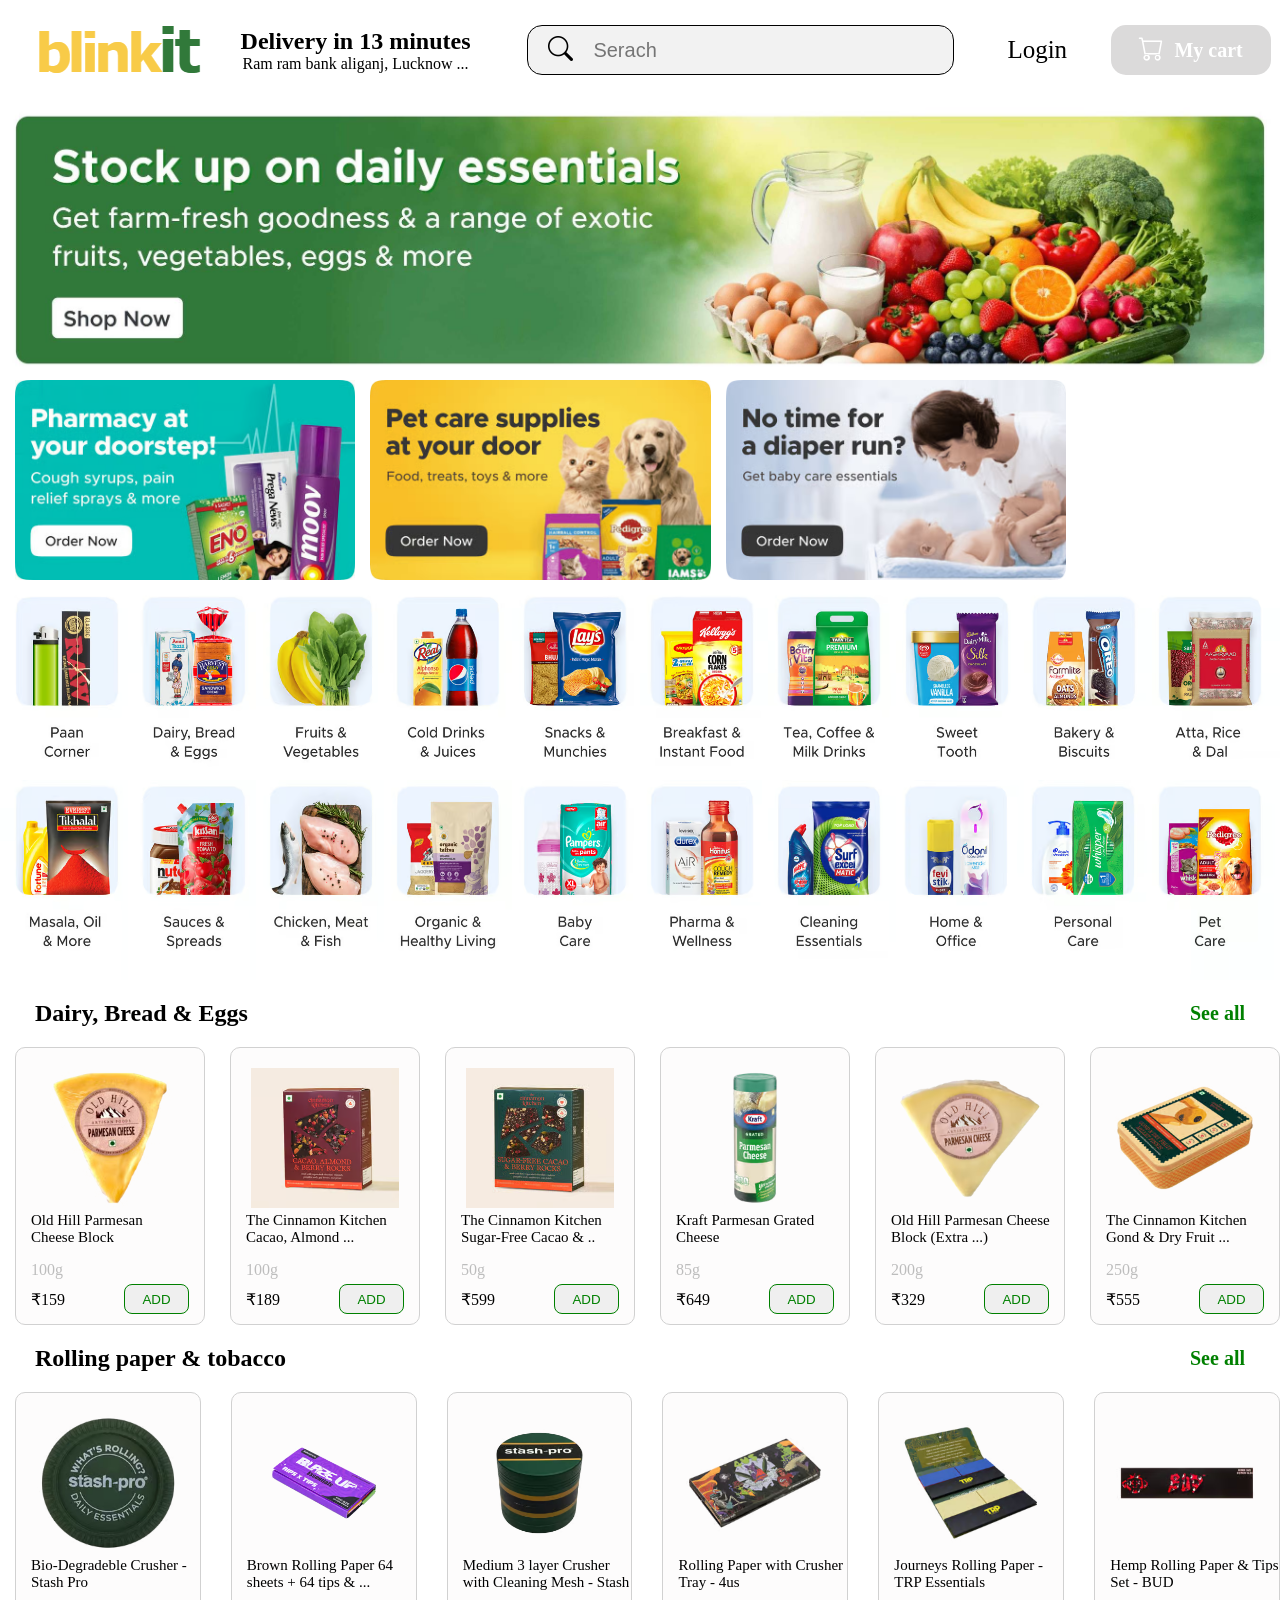
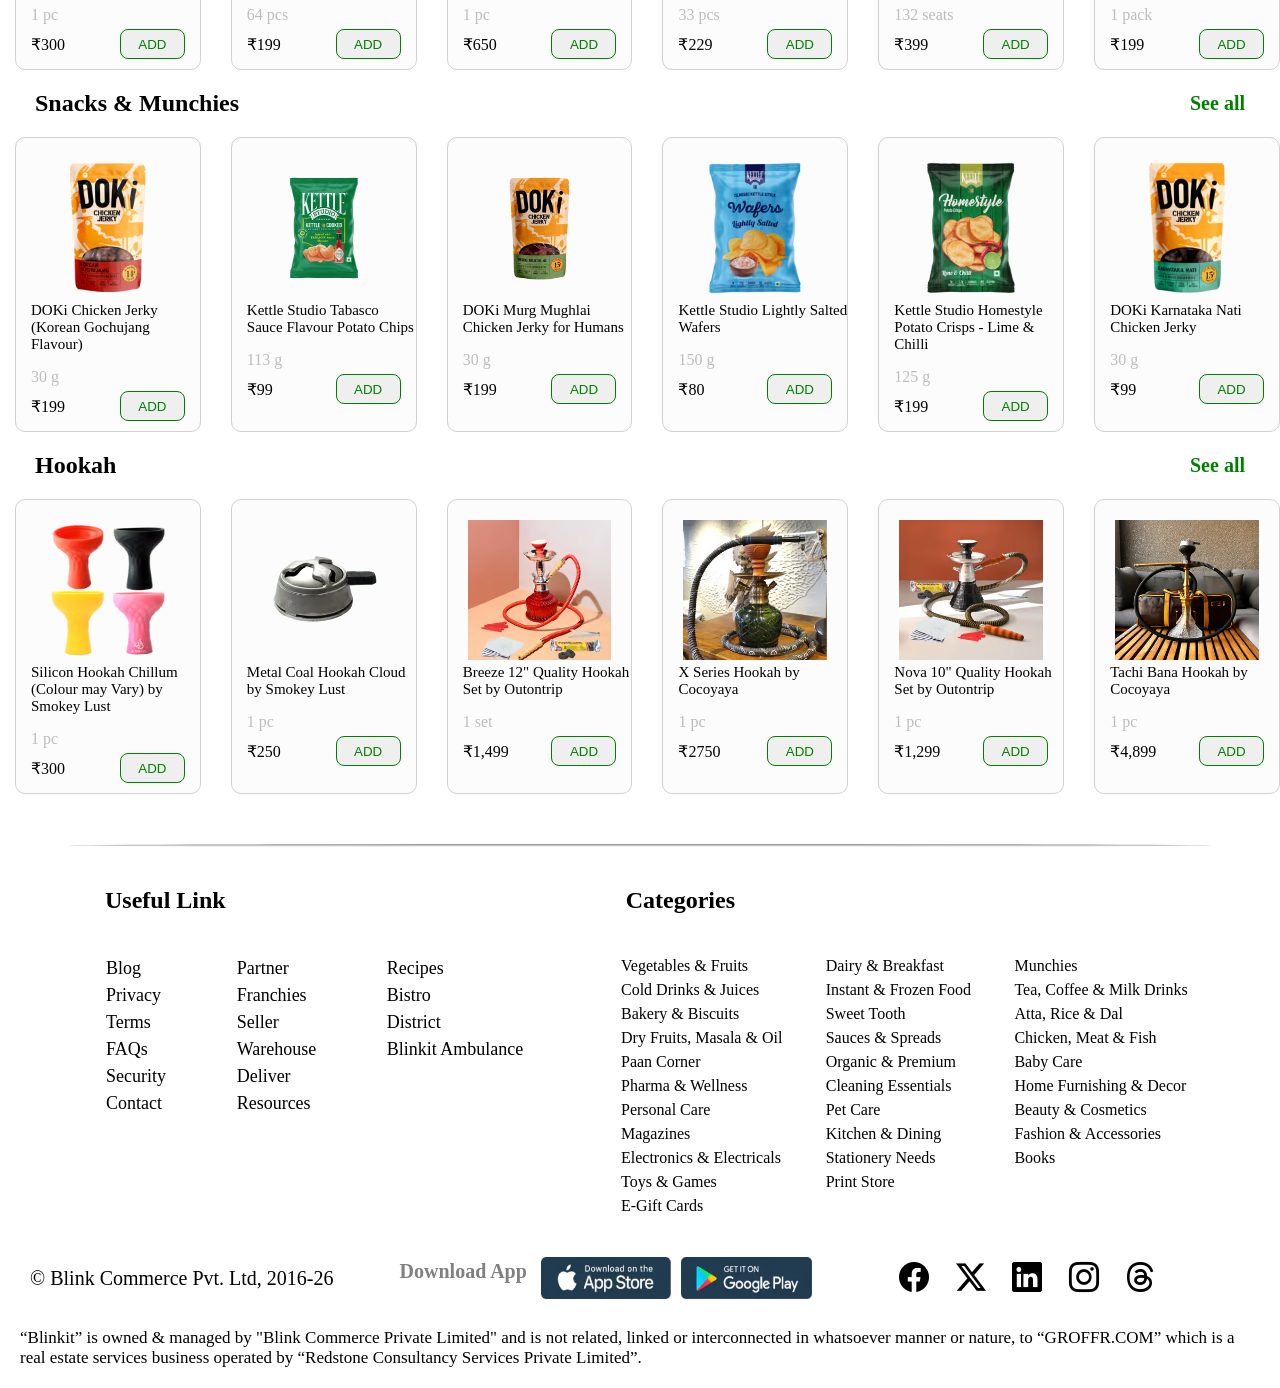
<file: index.html>
<!DOCTYPE html>
<html lang="en">
<head>
    <meta charset="UTF-8">
    <meta name="viewport" content="width=device-width, initial-scale=1.0">
    <title >30,000+ Products delivered to your doorstep | Blinkit</title>

    <link rel="icon" type="image/png" href="images/blinkit-logo-icon.png">
    <!-- External CSS -->
    <link rel="stylesheet" href="/css/style.css">
    <!-- bootstrap link -->
    <link rel="stylesheet" href="https://cdn.jsdelivr.net/npm/bootstrap-icons@1.13.1/font/bootstrap-icons.min.css">

    
</head>
<body>
    <div class="container-outer">
        <!-- Nav Start here -->
        <nav id="nav-outer">
            <div class="logo">
                <img src="/images/blinkit-logo.png" alt="">
            </div>
            <div class="address">
                <h2>Delivery in 13 minutes</h2>
                <p>Ram ram bank aliganj, Lucknow ...</p>
            </div>
            <div class="search-outer">
                <div class="search-inner">
                    <div class="search-icon">
                    <i class="bi bi-search"></i>
                </div>
                <div class="search-bar">
                    <input type="search" placeholder="Serach">
                </div>
                </div>
            </div>
            <div class="profile">
                <a href="">Login</a>
            </div>
            <div class="cart">
                <div class="cart-inner">
                    <div class="cart-icon">
                    <i class="bi bi-cart"></i>
                </div>
                <div class="cart-text">My cart</div>
                </div>
            </div>
        </nav>
        <!-- Nav End here -->
         <div class="home-container">
            <a href="Vegetables.html"><img src="/images/blinkit-home.jpg" alt=""></a>
         </div>

         <div class="home-container-two">
            <div class="home-container-product">
                <img src="/images/pharmacy.jpg" alt="">
            </div>
            <div class="home-container-product">
                <img src="/images/pet_crystal.jpg" alt="">
            </div>
            <div class="home-container-product">
                <img src="/images/baby_crystal.jpg" alt="">
            </div>
         </div>

         <!-- Products -->
         <div class="product-container">
            <div class="products">
                <a href="pan corner.html"><img src="/images/paan-corner.png" alt=""></a>
            </div>
            <div class="products">
                <a href=""><img src="/images/Slice-2_10.png" alt=""></a>
            </div>
            <div class="products">
                <a href=""><img src="/images/Slice-3_9.png" alt=""></a>
            </div>
            <div class="products">
                <a href=""><img src="/images/Slice-4_9.png" alt=""></a>
            </div>
            <div class="products">
                <a href=""><img src="/images/Slice-5_4.avif" alt=""></a>
            </div>
            <div class="products">
                <a href=""><img src="/images/Slice-6_5.avif" alt=""></a>
            </div>
            <div class="products">
                <a href=""><img src="/images/Slice-7-1_0.avif" alt=""></a>
            </div>
            <div class="products">
                <a href=""><img src="/images/Slice-7_3.avif" alt=""></a>
            </div>
            <div class="products">
                <a href=""><img src="/images/Slice-8_4.avif" alt=""></a>
            </div>
            <div class="products">
                <a href=""><img src="/images/Slice-10.avif" alt=""></a>
            </div>
         </div>
         <div class="product-container">
            <div class="products">
                <a href="blinkitlogo.html"><img src="/images/Slice-11.avif" alt=""></a>
            </div>
            <div class="products">
                <a href=""><img src="/images/Slice-12.avif" alt=""></a>
            </div>
            <div class="products">
                <a href=""><img src="/images/Slice-13.avif" alt=""></a>
            </div>
            <div class="products">
                <a href=""><img src="/images/Slice-14.avif" alt=""></a>
            </div>
            <div class="products">
                <a href=""><img src="/images/Slice-15.avif" alt=""></a>
            </div>
            <div class="products">
                <a href=""><img src="/images/Slice-16.avif" alt=""></a>
            </div>
            <div class="products">
                <a href=""><img src="/images/Slice-17.avif" alt=""></a>
            </div>
            <div class="products">
                <a href=""><img src="/images/Slice-18.avif" alt=""></a>
            </div>
            <div class="products">
                <a href=""><img src="/images/Slice-19.avif" alt=""></a>
            </div>
            <div class="products">
                <a href=""><img src="/images/Slice-20.avif" alt=""></a>
            </div>
         </div>

         <!-- Dairy Section -->
         <div class="dairy-heading">
            <div class="heading-text">
                <h2>Dairy, Bread & Eggs</h2>
            </div>
            <div class="see-more">
                <a href="">See all</a>
            </div>
         </div>
         <div class="dairy-container">
            <div class="dairy-products">
                <a href="blinkitlogo.html"><img src="/images/dairy1.avif" alt=""></a>
                <p>Old Hill Parmesan <br> Cheese Block</p>
                <div class="quantity">100g</div>
                <div class="price">
                    <div class="amount">&#8377;159</div>
                    <button class="btn">ADD</button>
                </div>
            </div> 
            <div class="dairy-products">
                <a href="blinkitlogo.html"><img src="/images/dairy2.avif" alt="" style="height: 180px; padding: 20px;"></a>
                <p>The Cinnamon Kitchen <br>Cacao, Almond ...</p>
                <div class="quantity">100g</div>
                <div class="price">
                    <div class="amount">&#8377;189</div>
                    <button class="btn">ADD</button>
                </div>
            </div>
            <div class="dairy-products">
                <a href="blinkitlogo.html"><img src="/images/dairy3.avif" alt="" style="height: 180px; padding: 20px;"></a>
                <p>The Cinnamon Kitchen Sugar-Free Cacao & ..</p>
                <div class="quantity">50g</div>
                <div class="price">
                    <div class="amount">&#8377;599</div>
                    <button class="btn">ADD</button>
                </div>
            </div>
            <div class="dairy-products">
                <a href="blinkitlogo.html"><img src="/images/dairy4.avif" alt=""></a>
                <p>Kraft Parmesan Grated Cheese</p>
                <div class="quantity">85g</div>
                <div class="price">
                    <div class="amount">&#8377;649</div>
                    <button class="btn">ADD</button>
                </div>
            </div>
            <div class="dairy-products">
                <a href="blinkitlogo.html"><img src="/images/dairy5.avif" alt=""></a>
                <p>Old Hill Parmesan Cheese Block (Extra ...)</p>
                <div class="quantity">200g</div>
                <div class="price">
                    <div class="amount">&#8377;329</div>
                    <button class="btn">ADD</button>
                </div>
            </div>
            <div class="dairy-products">
                <a href="blinkitlogo.html"><img src="/images/dairy6.avif" alt=""></a>
                <p>The Cinnamon Kitchen Gond & Dry Fruit ...</p>
                <div class="quantity">250g</div>
                <div class="price">
                    <div class="amount">&#8377;555</div>
                    <button class="btn">ADD</button>
                </div>
            </div>           
         </div>

         <!-- Paper Rolling & Tabacco section -->
         <div class="tabacco-heading">
            <div class="heading-text">
                <h2>Rolling paper & tobacco</h2>
            </div>
            <div class="see-more">
                <a href="">See all</a>
            </div>
         </div>
         <div class="tabacco-container">
            <div class="tabacco-products">
                <a href="blinkitlogo.html"><img src="/images/rolling.avif" alt=""></a>
                <p>Bio-Degradeble Crusher - Stash Pro</p>
                <div class="quantity">1 pc</div>
                <div class="price">
                    <div class="amount">&#8377;300</div>
                    <button class="btn">ADD</button>
                </div>
            </div> 
            <div class="tabacco-products">
                <a href="blinkitlogo.html"><img src="/images/rolling2.avif" alt="" style="height: 180px; padding: 20px;"></a>
                <p>Brown Rolling Paper 64 sheets + 64 tips & ...</p>
                <div class="quantity">64 pcs</div>
                <div class="price">
                    <div class="amount">&#8377;199</div>
                    <button class="btn">ADD</button>
                </div>
            </div>
            <div class="tabacco-products">
                <a href="blinkitlogo.html"><img src="/images/rolling3.avif" alt="" style="height: 180px; padding: 20px;"></a>
                <p>Medium 3 layer Crusher with Cleaning Mesh - Stash</p>
                <div class="quantity">1 pc</div>
                <div class="price">
                    <div class="amount">&#8377;650</div>
                    <button class="btn">ADD</button>
                </div>
            </div>
            <div class="tabacco-products">
                <a href="blinkitlogo.html"><img src="/images/rolling4.avif" alt=""></a>
                <p>Rolling Paper with Crusher Tray - 4us</p>
                <div class="quantity">33 pcs</div>
                <div class="price">
                    <div class="amount">&#8377;229</div>
                    <button class="btn">ADD</button>
                </div>
            </div>
            <div class="tabacco-products">
                <a href="blinkitlogo.html"><img src="/images/rolling5.avif" alt=""></a>
                <p>Journeys Rolling Paper - TRP Essentials</p>
                <div class="quantity">132 seats</div>
                <div class="price">
                    <div class="amount">&#8377;399</div>
                    <button class="btn">ADD</button>
                </div>
            </div>
            <div class="tabacco-products">
                <a href="blinkitlogo.html"><img src="/images/rolling6.avif" alt=""></a>
                <p>Hemp Rolling Paper & Tips Set - BUD</p>
                <div class="quantity">1 pack</div>
                <div class="price">
                    <div class="amount">&#8377;199</div>
                    <button class="btn">ADD</button>
                </div>
            </div>                   
         </div>

         <!-- Snaks & Munchies -->
          <div class="snacks-heading">
            <div class="heading-text">
                <h2>Snacks & Munchies</h2>
            </div>
            <div class="see-more">
                <a href="">See all</a>
            </div>
         </div>
         <div class="snacks-container">
            <div class="snacks-products">
                <a href="blinkitlogo.html"><img src="/images/snakes1.avif" alt=""></a>
                <p>DOKi Chicken Jerky (Korean Gochujang Flavour)</p>
                <div class="quantity">30 g</div>
                <div class="price">
                    <div class="amount">&#8377;199</div>
                    <button class="btn">ADD</button>
                </div>
            </div> 
            <div class="snacks-products">
                <a href="blinkitlogo.html"><img src="/images/snaks2.avif" alt="" style="height: 180px; padding: 20px;"></a>
                <p>Kettle Studio Tabasco Sauce Flavour Potato Chips</p>
                <div class="quantity">113 g</div>
                <div class="price">
                    <div class="amount">&#8377;99</div>
                    <button class="btn">ADD</button>
                </div>
            </div>
            <div class="snacks-products">
                <a href="blinkitlogo.html"><img src="/images/snaks3.avif" alt="" style="height: 180px; padding: 20px;"></a>
                <p>DOKi Murg Mughlai Chicken Jerky for Humans</p>
                <div class="quantity">30 g</div>
                <div class="price">
                    <div class="amount">&#8377;199</div>
                    <button class="btn">ADD</button>
                </div>
            </div>
            <div class="snacks-products">
                <a href="blinkitlogo.html"><img src="/images/snaks4.avif" alt=""></a>
                <p>Kettle Studio Lightly Salted Wafers</p>
                <div class="quantity">150 g</div>
                <div class="price">
                    <div class="amount">&#8377;80</div>
                    <button class="btn">ADD</button>
                </div>
            </div>
            <div class="snacks-products">
                <a href="blinkitlogo.html"><img src="/images/snaks5.avif" alt=""></a>
                <p>Kettle Studio Homestyle Potato Crisps - Lime & Chilli</p>
                <div class="quantity">125 g</div>
                <div class="price">
                    <div class="amount">&#8377;199</div>
                    <button class="btn">ADD</button>
                </div>
            </div>
            <div class="snacks-products">
                <a href="blinkitlogo.html"><img src="/images/snaks6.avif" alt=""></a>
                <p>DOKi Karnataka Nati Chicken Jerky</p>
                <div class="quantity">30 g</div>
                <div class="price">
                    <div class="amount">&#8377;99</div>
                    <button class="btn">ADD</button>
                </div>
            </div>                   
         </div>

         <!-- Hookah Section -->
          <div class="hookah-heading">
            <div class="heading-text">
                <h2>Hookah</h2>
            </div>
            <div class="see-more">
                <a href="">See all</a>
            </div>
         </div>
         <div class="hookah-container">
            <div class="hookah-products">
                <a href="blinkitlogo.html"><img src="/images/hookah2.avif" alt=""></a>
                <p>Silicon Hookah Chillum (Colour may Vary) by Smokey Lust</p>
                <div class="quantity">1 pc</div>
                <div class="price">
                    <div class="amount">&#8377;300</div>
                    <button class="btn">ADD</button>
                </div>
            </div> 
            <div class="hookah-products">
                <a href="blinkitlogo.html"><img src="/images/hookah1.avif" alt="" style="height: 180px; padding: 20px;"></a>
                <p>Metal Coal Hookah Cloud by Smokey Lust</p>
                <div class="quantity">1 pc</div>
                <div class="price">
                    <div class="amount">&#8377;250</div>
                    <button class="btn">ADD</button>
                </div>
            </div>
            <div class="hookah-products">
                <a href="blinkitlogo.html"><img src="/images/hookah3.avif" alt="" style="height: 180px; padding: 20px;"></a>
                <p>Breeze 12" Quality Hookah Set by Outontrip</p>
                <div class="quantity">1 set</div>
                <div class="price">
                    <div class="amount">&#8377;1,499</div>
                    <button class="btn">ADD</button>
                </div>
            </div>
            <div class="hookah-products">
                <a href="blinkitlogo.html"><img src="/images/hookah4.avif" alt="" style="height: 180px; padding: 20px;"></a>
                <p>X Series Hookah by Cocoyaya</p>
                <div class="quantity">1 pc</div>
                <div class="price">
                    <div class="amount">&#8377;2750</div>
                    <button class="btn">ADD</button>
                </div>
            </div>
            <div class="hookah-products">
                <a href="blinkitlogo.html"><img src="/images/hookah5.avif" alt="" style="height: 180px; padding: 20px;"></a>
                <p>Nova 10" Quality Hookah Set by Outontrip</p>
                <div class="quantity">1 pc</div>
                <div class="price">
                    <div class="amount">&#8377;1,299</div>
                    <button class="btn">ADD</button>
                </div>
            </div>
            <div class="hookah-products">
                <a href="blinkitlogo.html"><img src="/images/hookah6.avif" alt="" style="height: 180px; padding: 20px;"></a>
                <p>Tachi Bana Hookah by Cocoyaya</p>
                <div class="quantity">1 pc</div>
                <div class="price">
                    <div class="amount">&#8377;4,899</div>
                    <button class="btn">ADD</button>
                </div>
            </div>                   
         </div>
         <!-- Footer -->
          <hr>
         <footer>
            <div class="footer-heading">
            <div class="heading-text">
                <h2>Useful Link</h2>
            </div>
            <div class="see-more">
                <h2>Categories</h2>
            </div>
         </div>
            <div class="footer-container">
                <div class="footer-left">
                    <div class="footer-left-one">
                        <p>Blog</p>
                        <p>Privacy</p>
                        <p>Terms</p>
                        <p>FAQs</p>
                        <p>Security</p>
                        <p>Contact</p>
                    </div>
                    <div class="footer-left-two">
                        <p>Partner</p>
                        <p>Franchies</p>
                        <p>Seller</p>
                        <p>Warehouse</p>
                        <p>Deliver</p>
                        <p>Resources</p>
                    </div>
                    <div class="footer-left-three">
                        <p>Recipes</p>
                        <p>Bistro</p>
                        <p>District</p>
                        <p>Blinkit Ambulance</p>
                    </div>
                </div>
                <div class="footer-right">
                    <div class="footer-right-one">
                        <p>Vegetables & Fruits</p>
                        <p>Cold Drinks & Juices</p>
                        <p>Bakery & Biscuits</p>
                        <p>Dry Fruits, Masala & Oil</p>
                        <p>Paan Corner</p>
                        <p>Pharma & Wellness</p>
                        <p>Personal Care</p>
                        <p>Magazines</p>
                        <p>Electronics & Electricals</p>
                        <p>Toys & Games</p>
                        <p>E-Gift Cards</p>
                    </div>
                    <div class="footer-right-one">
                        <p>Dairy & Breakfast</p>
                        <p>Instant & Frozen Food</p>
                        <p>Sweet Tooth</p>
                        <p>Sauces & Spreads</p>
                        <p>Organic & Premium</p>
                        <p>Cleaning Essentials</p>
                        <p>Pet Care</p>
                        <p>Kitchen & Dining</p>
                        <p>Stationery Needs</p>
                        <p>Print Store</p>
                    </div>
                    <div class="footer-right-three">
                        <p>Munchies</p>
                        <p>Tea, Coffee & Milk Drinks</p>
                        <p>Atta, Rice & Dal</p>
                        <p>Chicken, Meat & Fish</p>
                        <p>Baby Care</p>
                        <p>Home Furnishing & Decor</p>
                        <p>Beauty & Cosmetics</p>
                        <p>Fashion & Accessories</p>
                        <p>Books</p>
                    </div>
                </div>
            </div>
         </footer>
         <!-- Footer End here -->

         <!-- Bottom Footer Start -->
         <div class="footer-bottom">
            <div class="footer-container-left">
                <p>© Blink Commerce Pvt. Ltd, 2016-26</p>
            </div>
            <div class="footer-container-middle">
                <div class="box">
                    <p>Download App</p>
                </div>
                <div class="box">
                    <img src="/images/download.png" alt="">
                </div>
                <div class="box">
                    <img src="/images/playstoore.png" alt="">
                </div>
            </div>
            <div class="footer-container-right">
                <a href=""><i class="bi bi-facebook"></i></a>
                <a href=""><i class="bi bi-twitter-x"></i></a>
                <a href=""><i class="bi bi-linkedin"></i></a>
                <a href=""><i class="bi bi-instagram"></i></a>
                <a href=""><i class="bi bi-threads"></i></a>
            </div>
         </div>
         <!-- Bottom Footer End -->

         <div class="lower-footer">
            <p>“Blinkit” is owned & managed by "Blink Commerce Private Limited" and is not related, linked or interconnected in whatsoever manner or nature, to “GROFFR.COM” which is a real estate services business operated by “Redstone Consultancy Services Private Limited”.</p>
         </div>
    </div>
</body>
</html>
</file>
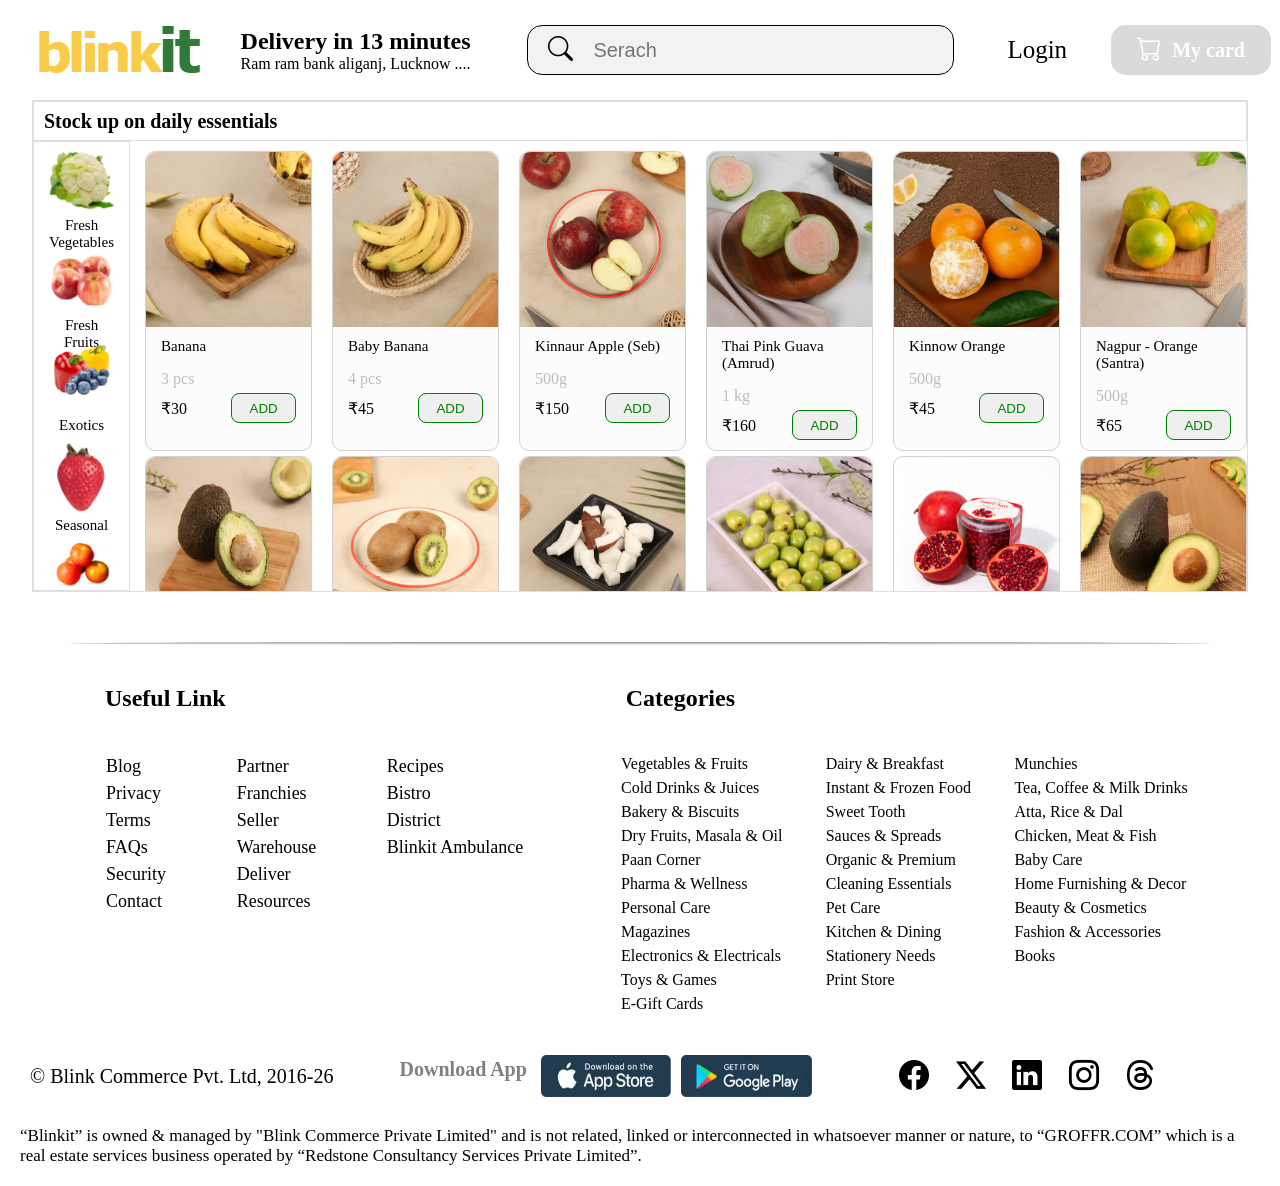
<file: Fruits.html>
<!doctype html>
<html lang="en">
  <head>
    <meta charset="UTF-8" />
    <meta name="viewport" content="width=device-width, initial-scale=1.0" />
    <title >30,000+ Products delivered to your doorstep | Blinkit</title>

    <link rel="icon" type="image/png" href="images/blinkit-logo-icon.png">
    <!-- External CSS -->
    <link rel="stylesheet" href="/css/style.css" />
    <!-- bootstrap link -->
    <link
      rel="stylesheet"
      href="https://cdn.jsdelivr.net/npm/bootstrap-icons@1.13.1/font/bootstrap-icons.min.css"
    />
  </head>
  <body>
    <div class="container-outer">
      <!-- Nav Section start -->
      <nav id="nav-outer">
        <div class="logo">
          <img src="/images/blinkit-logo.png" alt="" />
        </div>
        <div class="address">
          <h2>Delivery in 13 minutes</h2>
          <p>Ram ram bank aliganj, Lucknow ....</p>
        </div>
        <div class="search-outer">
          <div class="search-inner">
            <div class="search-icon">
              <i class="bi bi-search"></i>
            </div>
            <div class="search-bar">
              <input type="search" placeholder="Serach" />
            </div>
          </div>
        </div>
        <div class="profile">
          <a href="">Login</a>
        </div>
        <div class="cart">
          <div class="cart-inner">
            <div class="cart-icon">
              <i class="bi bi-cart"></i>
            </div>
            <div class="cart-text">My card</div>
          </div>
        </div>
      </nav>
      <!-- Nav Section End -->
      <div class="main-outer">
        <div class="heading-div">Stock up on daily essentials</div>
        <div class="main-container">
            <!-- Aside Section -->
          <div class="aside-container">
            <div class="aside">
              <a href="Vegetables.html"
                ><img src="/images/vegetables/vegetables.png" alt=""
              /></a>
              <p>Fresh Vegetables</p>
            </div>
            <div class="aside">
              <a href="Fruits.html"
                ><img src="/images/vegetables/vegetables1.png" alt=""
              /></a>
              <p>Fresh Fruits</p>
            </div>
            <div class="aside">
              <a href=""
                ><img src="/images/vegetables/vegetables2.avif" alt=""
              /></a>
              <p>Exotics</p>
            </div>
            <div class="aside">
              <a href=""
                ><img src="/images/vegetables/vegetables3.png" alt=""
              /></a>
              <p>Seasonal</p>
            </div>
            <div class="aside">
              <a href=""
                ><img src="/images/vegetables/vegetables5.png" alt=""
              /></a>
              <p>Trusted Organic</p>
            </div>
            <div class="aside">
              <a href=""
                ><img src="/images/vegetables/vegetables6.avif" alt=""
              /></a>
              <p>Leafies & Herbs</p>
            </div>
            <div class="aside">
              <a href=""
                ><img src="/images/vegetables/vegetables7.avif" alt=""
              /></a>
              <p style="margin-top: -20px">Eggs</p>
            </div>
            <div class="aside">
              <a href=""
                ><img
                  src="/images/vegetables/vegetables8.avif"
                  alt=""
                  style="height: 70px; margin-bottom: 30px; margin-top: 20px"
              /></a>
              <p>Milk</p>
            </div>
          </div>
          <!-- Main Section -->
          <div class="right-container">
            <div class="fruit-products">
              <a href="blinkitlogo.html"
                ><img src="/images/fruits/fruit1.avif" alt=""/></a>
              <p>Banana</p>
              <div class="quantity">3 pcs</div>
              <div class="price">
                <div class="amount">&#8377;30</div>
                <button class="btn">ADD</button>
              </div>
            </div>
            <div class="fruit-products">
              <a href="blinkitlogo.html"
                ><img
                  src="/images/fruits/fruit2.avif"
                  alt="" /></a>
              <p>Baby Banana</p>
              <div class="quantity">4 pcs</div>
              <div class="price">
                <div class="amount">&#8377;45</div>
                <button class="btn">ADD</button>
              </div>
            </div>
            <div class="fruit-products">
              <a href="blinkitlogo.html"
                ><img
                  src="/images/fruits/fruit3.avif"
                  alt="" /></a>
              <p>Kinnaur Apple (Seb)</p>
              <div class="quantity">500g</div>
              <div class="price">
                <div class="amount">&#8377;150</div>
                <button class="btn">ADD</button>
              </div>
            </div>
            <div class="fruit-products">
              <a href="blinkitlogo.html"
                ><img src="/images/fruits/ruit4.avif" alt=""
              /></a>
              <p>Thai Pink Guava (Amrud)</p>
              <div class="quantity">1 kg</div>
              <div class="price">
                <div class="amount">&#8377;160</div>
                <button class="btn">ADD</button>
              </div>
            </div>
            <div class="fruit-products">
              <a href="blinkitlogo.html"
                ><img src="/images/fruits/fruit5.avif" alt=""
              /></a>
              <p>Kinnow Orange</p>
              <div class="quantity">500g</div>
              <div class="price">
                <div class="amount">&#8377;45</div>
                <button class="btn">ADD</button>
              </div>
            </div>
            <div class="fruit-products">
              <a href="blinkitlogo.html"
                ><img src="/images/fruits/fruit6.avif" alt=""
              /></a>
              <p>Nagpur - Orange (Santra)</p>
              <div class="quantity">500g</div>
              <div class="price">
                <div class="amount">&#8377;65</div>
                <button class="btn">ADD</button>
              </div>
            </div>
            <div class="fruit-products">
              <a href="blinkitlogo.html"
                ><img src="/images/fruits/fruit7.avif" alt=""
              /></a>
              <p>Avocado Hass (Tanzania)</p>
              <div class="quantity">300g (2 pcs)</div>
              <div class="price">
                <div class="amount">&#8377;190</div>
                <button class="btn">ADD</button>
              </div>
            </div>
            <div class="fruit-products">
              <a href="blinkitlogo.html"
                ><img
                  src="/images/fruits/fruit8.avif"
                  alt="" /></a>
              <p>Green Kiwi</p>
              <div class="quantity">3 pcs</div>
              <div class="price">
                <div class="amount">&#8377;90</div>
                <button class="btn">ADD</button>
              </div>
            </div>
            <div class="fruit-products">
              <a href="blinkitlogo.html"
                ><img
                  src="/images/fruits/fruit9.avif"
                  alt=""/></a>
              <p>Brown Coconut Chunks</p>
              <div class="quantity">100g</div>
              <div class="price">
                <div class="amount">&#8377;48</div>
                <button class="btn">ADD</button>
              </div>
            </div>
            <div class="fruit-products">
              <a href="blinkitlogo.html"
                ><img src="/images/fruits/fruit10.avif" alt=""
              /></a>
              <p>Ber Indian (Ber)</p>
              <div class="quantity">200g</div>
              <div class="price">
                <div class="amount">&#8377;59</div>
                <button class="btn">ADD</button>
              </div>
            </div>
            <div class="fruit-products">
              <a href="blinkitlogo.html"
                ><img src="/images/fruits/fruit11.avif" alt=""
              /></a>
              <p>Peeled Pomegranate - Snack Pack</p>
              <div class="quantity">100g</div>
              <div class="price">
                <div class="amount">&#8377;70</div>
                <button class="btn">ADD</button>
              </div>
            </div>
            <div class="fruit-products">
              <a href="blinkitlogo.html"
                ><img src="/images/fruits/fruit12.avif" alt=""
              /></a>
              <p>Westfalia Premium Australian Avocado</p>
              <div class="quantity">250g</div>
              <div class="price">
                <div class="amount">&#8377;199</div>
                <button class="btn">ADD</button>
              </div>
            </div>
            <div class="fruit-products">
              <a href="blinkitlogo.html"
                ><img src="/images/fruits/fruit13.avif" alt=""
              /></a>
              <p>Kiran - Watermelon (Tarbuj)</p>
              <div class="quantity">1 pcs</div>
              <div class="price">
                <div class="amount">&#8377;160</div>
                <button class="btn">ADD</button>
              </div>
            </div>
            <div class="fruit-products">
              <a href="blinkitlogo.html"
                ><img src="/images/fruits/fruit14.avif" alt=""
              /></a>
              <p>Packham Pear - South Africa</p>
              <div class="quantity">100g</div>
              <div class="price">
                <div class="amount">&#8377;90</div>
                <button class="btn">ADD</button>
              </div>
            </div>
            <div class="fruit-products">
              <a href="blinkitlogo.html"
                ><img src="/images/fruits/fruit15.avif" alt=""
              /></a>
              <p>Crimson Red Grapes - Indian</p>
              <div class="quantity">200g</div>
              <div class="price">
                <div class="amount">&#8377;77</div>
                <button class="btn">ADD</button>
              </div>
            </div>
            <div class="fruit-products">
              <a href="blinkitlogo.html"
                ><img src="/images/fruits/fruit16.avif" alt=""
              /></a>
              <p>Raspberry</p>
              <div class="quantity">80g</div>
              <div class="price">
                <div class="amount">&#8377;399</div>
                <button class="btn">ADD</button>
              </div>
            </div>
            <div class="fruit-products">
              <a href="blinkitlogo.html"
                ><img src="/images/fruits/fruit17.avif" alt=""
              /></a>
              <p>Bobby Muskmelon (Kharbuja)</p>
              <div class="quantity">1 pcs</div>
              <div class="price">
                <div class="amount">&#8377;79</div>
                <button class="btn">ADD</button>
              </div>
            </div>
            <div class="fruit-products">
              <a href="blinkitlogo.html"
                ><img src="/images/fruits/fruit18.avif" alt=""
              /></a>
              <p>Cape Gooseberry (Raspberry)</p>
              <div class="quantity">200g</div>
              <div class="price">
                <div class="amount">&#8377;145</div>
                <button class="btn">ADD</button>
              </div>
            </div>
          </div>
        </div>
      </div>
      <!-- Footer -->
       <hr>
         <footer>
            <div class="footer-heading">
            <div class="heading-text">
                <h2>Useful Link</h2>
            </div>
            <div class="see-more">
                <h2>Categories</h2>
            </div>
         </div>
            <div class="footer-container">
                <div class="footer-left">
                    <div class="footer-left-one">
                        <p>Blog</p>
                        <p>Privacy</p>
                        <p>Terms</p>
                        <p>FAQs</p>
                        <p>Security</p>
                        <p>Contact</p>
                    </div>
                    <div class="footer-left-two">
                        <p>Partner</p>
                        <p>Franchies</p>
                        <p>Seller</p>
                        <p>Warehouse</p>
                        <p>Deliver</p>
                        <p>Resources</p>
                    </div>
                    <div class="footer-left-three">
                        <p>Recipes</p>
                        <p>Bistro</p>
                        <p>District</p>
                        <p>Blinkit Ambulance</p>
                    </div>
                </div>
                <div class="footer-right">
                    <div class="footer-right-one">
                        <p>Vegetables & Fruits</p>
                        <p>Cold Drinks & Juices</p>
                        <p>Bakery & Biscuits</p>
                        <p>Dry Fruits, Masala & Oil</p>
                        <p>Paan Corner</p>
                        <p>Pharma & Wellness</p>
                        <p>Personal Care</p>
                        <p>Magazines</p>
                        <p>Electronics & Electricals</p>
                        <p>Toys & Games</p>
                        <p>E-Gift Cards</p>
                    </div>
                    <div class="footer-right-one">
                        <p>Dairy & Breakfast</p>
                        <p>Instant & Frozen Food</p>
                        <p>Sweet Tooth</p>
                        <p>Sauces & Spreads</p>
                        <p>Organic & Premium</p>
                        <p>Cleaning Essentials</p>
                        <p>Pet Care</p>
                        <p>Kitchen & Dining</p>
                        <p>Stationery Needs</p>
                        <p>Print Store</p>
                    </div>
                    <div class="footer-right-three">
                        <p>Munchies</p>
                        <p>Tea, Coffee & Milk Drinks</p>
                        <p>Atta, Rice & Dal</p>
                        <p>Chicken, Meat & Fish</p>
                        <p>Baby Care</p>
                        <p>Home Furnishing & Decor</p>
                        <p>Beauty & Cosmetics</p>
                        <p>Fashion & Accessories</p>
                        <p>Books</p>
                    </div>
                </div>
            </div>
         </footer>
         <!-- Footer End here -->

         <!-- Bottom Footer Start -->
         <div class="footer-bottom">
            <div class="footer-container-left">
                <p>© Blink Commerce Pvt. Ltd, 2016-26</p>
            </div>
            <div class="footer-container-middle">
                <div class="box">
                    <p>Download App</p>
                </div>
                <div class="box">
                    <img src="/images/download.png" alt="">
                </div>
                <div class="box">
                    <img src="/images/playstoore.png" alt="">
                </div>
            </div>
            <div class="footer-container-right">
                <a href=""><i class="bi bi-facebook"></i></a>
                <a href=""><i class="bi bi-twitter-x"></i></a>
                <a href=""><i class="bi bi-linkedin"></i></a>
                <a href=""><i class="bi bi-instagram"></i></a>
                <a href=""><i class="bi bi-threads"></i></a>
            </div>
         </div>
         <!-- Bottom Footer End -->

         <div class="lower-footer">
            <p>“Blinkit” is owned & managed by "Blink Commerce Private Limited" and is not related, linked or interconnected in whatsoever manner or nature, to “GROFFR.COM” which is a real estate services business operated by “Redstone Consultancy Services Private Limited”.</p>
         </div>
    </div>
  </body>
</html>
</file>
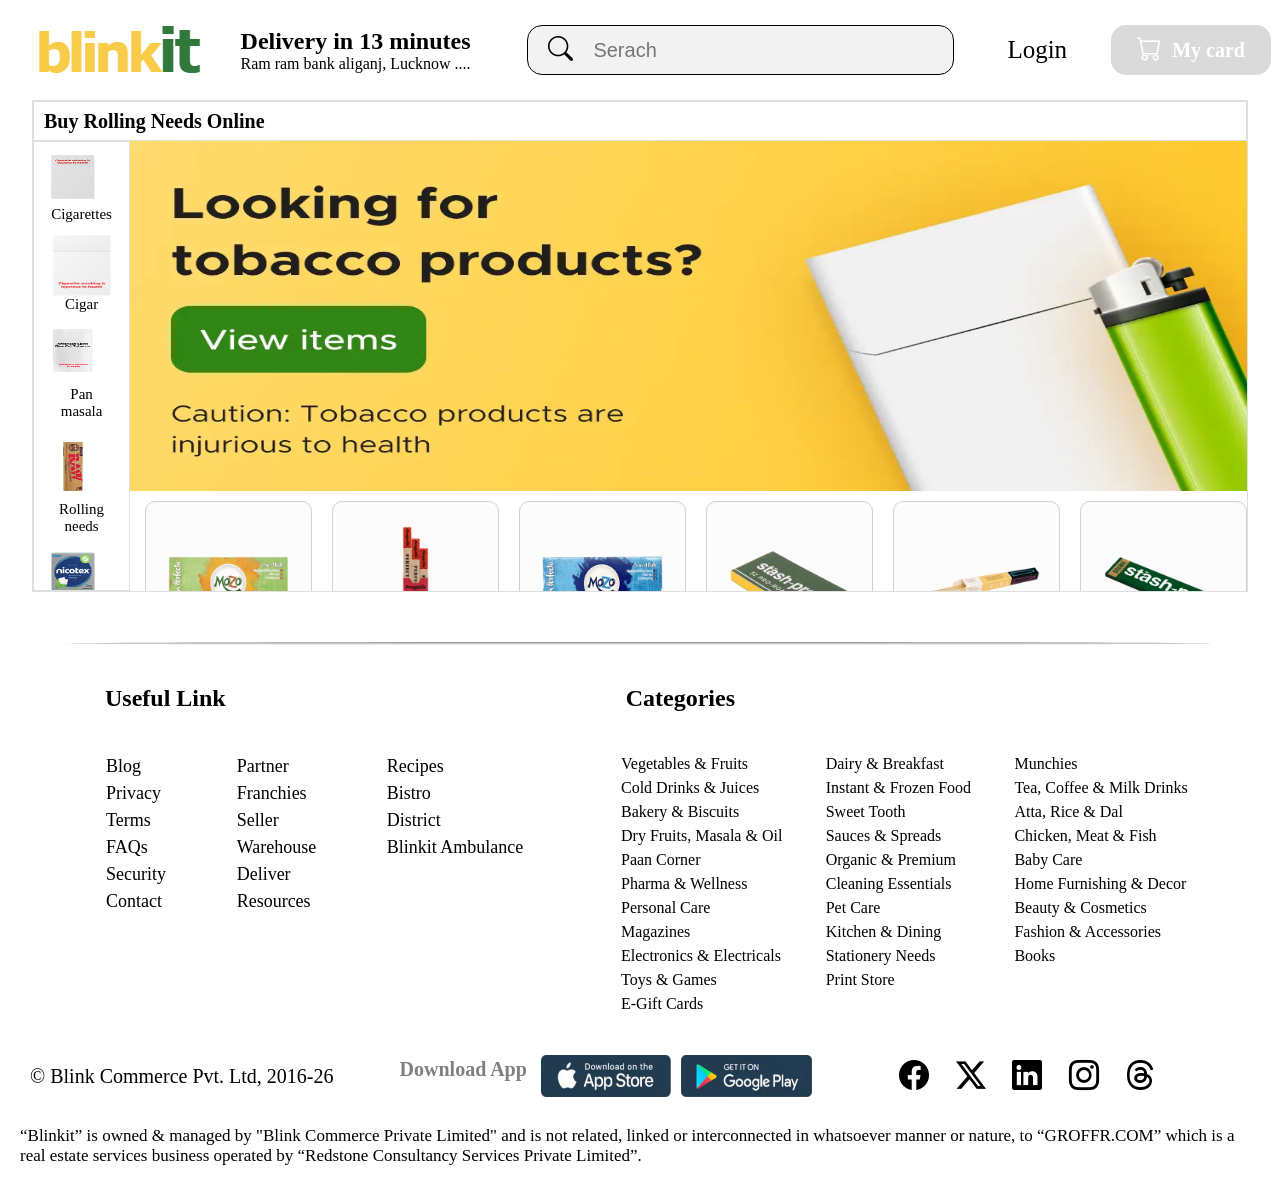
<file: pan corner.html>
<!doctype html>
<html lang="en">
  <head>
    <meta charset="UTF-8" />
    <meta name="viewport" content="width=device-width, initial-scale=1.0" />
    <title >Buy rolling paper online - Price &#8377;45 per 40 pcs Near me</title>

    <link rel="icon" type="image/png" href="images/blinkit-logo-icon.png">
    <!-- External CSS -->
    <link rel="stylesheet" href="/css/style.css" />
    <!-- bootstrap link -->
    <link
      rel="stylesheet"
      href="https://cdn.jsdelivr.net/npm/bootstrap-icons@1.13.1/font/bootstrap-icons.min.css"
    />
  </head>
  <body>
    <div class="container-outer">
      <!-- Nav Section start -->
      <nav id="nav-outer">
        <div class="logo">
          <img src="/images/blinkit-logo.png" alt="" />
        </div>
        <div class="address">
          <h2>Delivery in 13 minutes</h2>
          <p>Ram ram bank aliganj, Lucknow ....</p>
        </div>
        <div class="search-outer">
          <div class="search-inner">
            <div class="search-icon">
              <i class="bi bi-search"></i>
            </div>
            <div class="search-bar">
              <input type="search" placeholder="Serach" />
            </div>
          </div>
        </div>
        <div class="profile">
          <a href="">Login</a>
        </div>
        <div class="cart">
          <div class="cart-inner">
            <div class="cart-icon">
              <i class="bi bi-cart"></i>
            </div>
            <div class="cart-text">My card</div>
          </div>
        </div>
      </nav>
      <!-- Nav Section End -->
      <div class="main-outer">
        <div class="heading-div">Buy Rolling Needs Online</div>
        <div class="main-container">
          <div class="aside-container">
            <div class="aside">
              <a href="pan corner.html"><img src="/images/pan/cigerette.avif" alt="" style="height: 50px; width: 50px; margin-bottom: 40px; margin-top: 10px;"/></a>
              <p>Cigarettes</p>
            </div>
            <div class="aside">
              <a href=""
                ><img src="/images/pan/cigar.png" alt="" style="height: 70px; margin-bottom: 30px; margin-top: -10px"
              /></a>
              <p>Cigar</p>
            </div>
            <div class="aside">
              <a href=""
                ><img src="/images/pan/panmasala.avif" alt="" style="height: 50px; width: 50px; margin-top: -15px; "/></a>
              <p style="margin-top:5px;">Pan masala</p>
            </div>
            <div class="aside">
              <a href=""
                ><img src="/images/pan/rolling.avif" alt="" style="height: 50px; width: 50px; "
              /></a>
              <p style="margin-top: 5px;">Rolling needs</p>
            </div>
            <div class="aside">
              <a href=""
                ><img src="/images/pan/smoking.avif" alt="" style="height: 70px; width: 50px; margin-bottom: 18px;"
              /></a>
              <p >Smoking Cessation</p>
            </div>
            <div class="aside">
              <a href=""
                ><img src="/images/pan/ashtay.png" alt=""
              /></a>
              <p>Ashtrays</p>
            </div>
            <div class="aside">
              <a href=""
                ><img src="/images/pan/lighter.png" alt=""
              /></a>
              <p style="margin-top: -20px">Lighters</p>
            </div>
            <div class="aside">
              <a href=""
                ><img
                  src="/images/pan/candies.avif"
                  alt=""
                  style="height: 70px; margin-bottom: 30px; margin-top: 20px"
              /></a>
              <p>Candies</p>
            </div>
          </div>
          <div class="tabacco-right-container">  
            <div class="tabacco-banner">
              <img src="images/pan/new-tobacco-banner.png" alt="">
            </div>          
            <div class="tabacco-outer">
              <div class="vegetable-products">
              <a href="rollingpaper2.html"
                ><img src="/images/pan/rolling1.avif" alt=""/></a>
              <p>Ultimate Rolling Paper with Filter Tips & Crushing Tray ...</p>
              <div class="quantity">32 pcs</div>
              <div class="price">
                <div class="amount">&#8377;90</div>
                <button class="btn">ADD</button>
              </div>
            </div>
            <div class="vegetable-products">
              <a href="rollingpaper.html"
                ><img
                  src="/images/pan/rolling2.avif"
                  alt="" /></a>
              <p>Perfect Rolled Cones (Natural) - Bongchie</p>
              <div class="quantity">3 pcs</div>
              <div class="price">
                <div class="amount">&#8377;45</div>
                <button class="btn">ADD</button>
              </div>
            </div>
            <div class="vegetable-products">
              <a href="blinkitlogo.html"
                ><img
                  src="/images/pan/rolling3.avif"
                  alt="" /></a>
              <p>Ultimate Rolling Paper with Filter Tips & Crushing Tray</p>
              <div class="quantity">32 pcs</div>
              <div class="price">
                <div class="amount">&#8377;80</div>
                <button class="btn">ADD</button>
              </div>
            </div>
            <div class="vegetable-products">
              <a href="blinkitlogo.html"
                ><img src="/images/pan/rolling4.avif" alt=""
              /></a>
              <p>Colour Roach - Stash Pro</p>
              <div class="quantity">32 sheets</div>
              <div class="price">
                <div class="amount">&#8377;80</div>
                <button class="btn">ADD</button>
              </div>
            </div>
            <div class="vegetable-products">
              <a href="blinkitlogo.html"
                ><img src="/images/pan/rolling5.avif" alt=""
              /></a>
              <p>Thins Pre-Rolled Rolling Paper - LIT</p>
              <div class="quantity">1 pack</div>
              <div class="price">
                <div class="amount">&#8377;25</div>
                <button class="btn">ADD</button>
              </div>
            </div>
            <div class="vegetable-products">
              <a href="blinkitlogo.html"
                ><img src="/images/pan/rolling6.avif" alt=""
              /></a>
              <p>Brown Rolling Paper (King Size) - Stash Pro</p>
              <div class="quantity">32</div>
              <div class="price">
                <div class="amount">&#8377;50</div>
                <button class="btn">ADD</button>
              </div>
            </div>
            <div class="vegetable-products">
              <a href="blinkitlogo.html"
                ><img src="/images/pan/rolling7.avif" alt=""
              /></a>
              <p>Brown Rolling Paper + Roach with Crushing Tray - Stash Pro</p>
              <div class="quantity">1 pcs</div>
              <div class="price">
                <div class="amount">&#8377;222</div>
                <button class="btn">ADD</button>
              </div>
            </div>
            <div class="vegetable-products">
              <a href="blinkitlogo.html"
                ><img
                  src="/images/pan/rolling8.avif"
                  alt="" /></a>
              <p>Super Slim Brown Rolling Paper - Stash Pro</p>
              <div class="quantity">32 pcs</div>
              <div class="price">
                <div class="amount">&#8377;55</div>
                <button class="btn">ADD</button>
              </div>
            </div>
            <div class="vegetable-products">
              <a href="blinkitlogo.html"
                ><img
                  src="/images/pan/rolling9.avif"
                  alt=""/></a>
              <p>Perfect Rolled Cones (White) - Bongchie</p>
              <div class="quantity">3 pack</div>
              <div class="price">
                <div class="amount">&#8377;45</div>
                <button class="btn">ADD</button>
              </div>
            </div>
            <div class="vegetable-products">
              <a href="blinkitlogo.html"
                ><img src="/images/pan/rolling10.avif" alt=""
              /></a>
              <p>White Ripper Tipper Rolling Paper with Roaches - Stash Pro</p>
              <div class="quantity">32 pcs</div>
              <div class="price">
                <div class="amount">&#8377;100</div>
                <button class="btn">ADD</button>
              </div>
            </div>
            <div class="vegetable-products">
              <a href="blinkitlogo.html"
                ><img src="/images/pan/rolling11.avif" alt=""
              /></a>
              <p>Glass Filter Tip Reusable Smoking Filter</p>
              <div class="quantity">1 pc</div>
              <div class="price">
                <div class="amount">&#8377;55</div>
                <button class="btn">ADD</button>
              </div>
            </div>
            <div class="vegetable-products">
              <a href="blinkitlogo.html"
                ><img src="/images/pan/rollling12.avif" alt=""
              /></a>
              <p>Rolled Cones - SLIMJIM</p>
              <div class="quantity">6 pcs</div>
              <div class="price">
                <div class="amount">&#8377;90</div>
                <button class="btn">ADD</button>
              </div>
            </div>
            </div>
          </div>
        </div>
      </div>
      <!-- Footer -->
       <hr>
         <footer>
            <div class="footer-heading">
            <div class="heading-text">
                <h2>Useful Link</h2>
            </div>
            <div class="see-more">
                <h2>Categories</h2>
            </div>
         </div>
            <div class="footer-container">
                <div class="footer-left">
                    <div class="footer-left-one">
                        <p>Blog</p>
                        <p>Privacy</p>
                        <p>Terms</p>
                        <p>FAQs</p>
                        <p>Security</p>
                        <p>Contact</p>
                    </div>
                    <div class="footer-left-two">
                        <p>Partner</p>
                        <p>Franchies</p>
                        <p>Seller</p>
                        <p>Warehouse</p>
                        <p>Deliver</p>
                        <p>Resources</p>
                    </div>
                    <div class="footer-left-three">
                        <p>Recipes</p>
                        <p>Bistro</p>
                        <p>District</p>
                        <p>Blinkit Ambulance</p>
                    </div>
                </div>
                <div class="footer-right">
                    <div class="footer-right-one">
                        <p>Vegetables & Fruits</p>
                        <p>Cold Drinks & Juices</p>
                        <p>Bakery & Biscuits</p>
                        <p>Dry Fruits, Masala & Oil</p>
                        <p>Paan Corner</p>
                        <p>Pharma & Wellness</p>
                        <p>Personal Care</p>
                        <p>Magazines</p>
                        <p>Electronics & Electricals</p>
                        <p>Toys & Games</p>
                        <p>E-Gift Cards</p>
                    </div>
                    <div class="footer-right-one">
                        <p>Dairy & Breakfast</p>
                        <p>Instant & Frozen Food</p>
                        <p>Sweet Tooth</p>
                        <p>Sauces & Spreads</p>
                        <p>Organic & Premium</p>
                        <p>Cleaning Essentials</p>
                        <p>Pet Care</p>
                        <p>Kitchen & Dining</p>
                        <p>Stationery Needs</p>
                        <p>Print Store</p>
                    </div>
                    <div class="footer-right-three">
                        <p>Munchies</p>
                        <p>Tea, Coffee & Milk Drinks</p>
                        <p>Atta, Rice & Dal</p>
                        <p>Chicken, Meat & Fish</p>
                        <p>Baby Care</p>
                        <p>Home Furnishing & Decor</p>
                        <p>Beauty & Cosmetics</p>
                        <p>Fashion & Accessories</p>
                        <p>Books</p>
                    </div>
                </div>
            </div>
         </footer>
         <!-- Footer End here -->

         <!-- Bottom Footer Start -->
         <div class="footer-bottom">
            <div class="footer-container-left">
                <p>© Blink Commerce Pvt. Ltd, 2016-26</p>
            </div>
            <div class="footer-container-middle">
                <div class="box">
                    <p>Download App</p>
                </div>
                <div class="box">
                    <img src="/images/download.png" alt="">
                </div>
                <div class="box">
                    <img src="/images/playstoore.png" alt="">
                </div>
            </div>
            <div class="footer-container-right">
                <a href=""><i class="bi bi-facebook"></i></a>
                <a href=""><i class="bi bi-twitter-x"></i></a>
                <a href=""><i class="bi bi-linkedin"></i></a>
                <a href=""><i class="bi bi-instagram"></i></a>
                <a href=""><i class="bi bi-threads"></i></a>
            </div>
         </div>
         <!-- Bottom Footer End -->

         <div class="lower-footer">
            <p>“Blinkit” is owned & managed by "Blink Commerce Private Limited" and is not related, linked or interconnected in whatsoever manner or nature, to “GROFFR.COM” which is a real estate services business operated by “Redstone Consultancy Services Private Limited”.</p>
         </div>
    </div>
  </body>
</html>
</file>
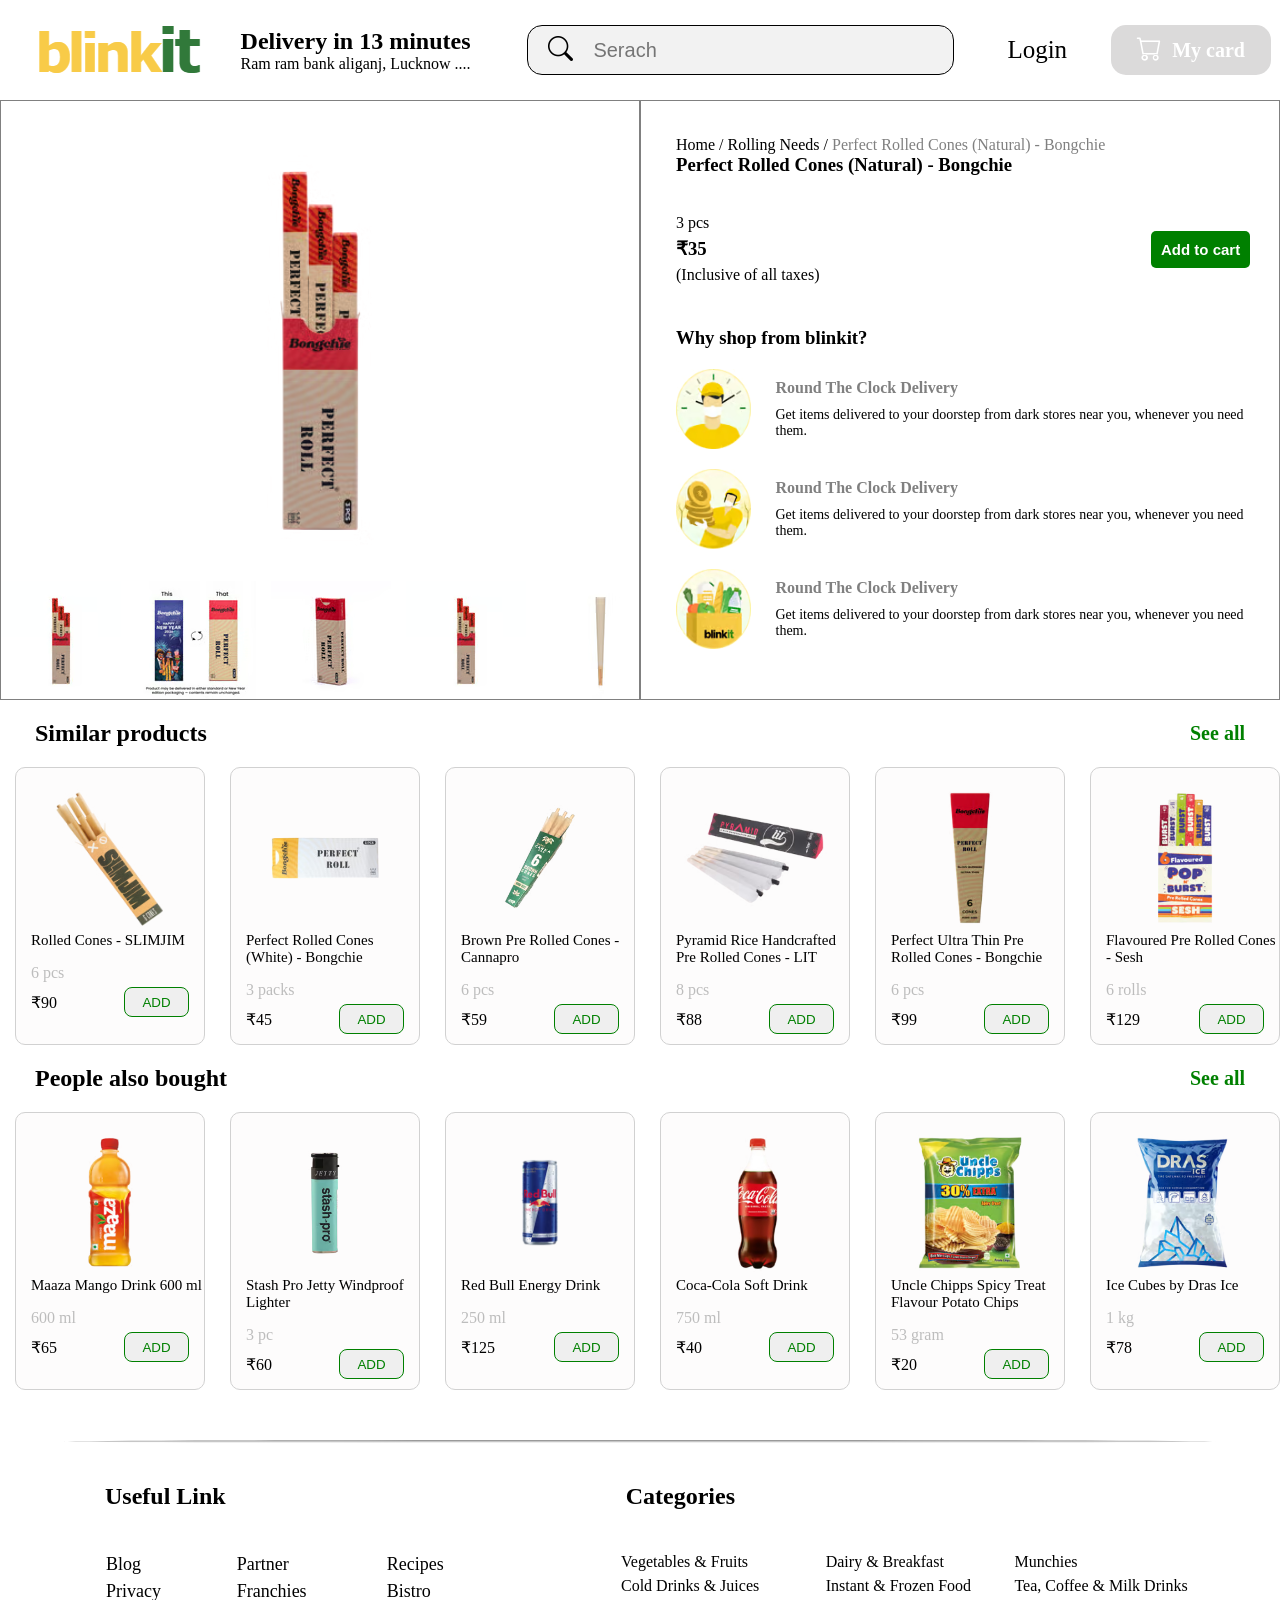
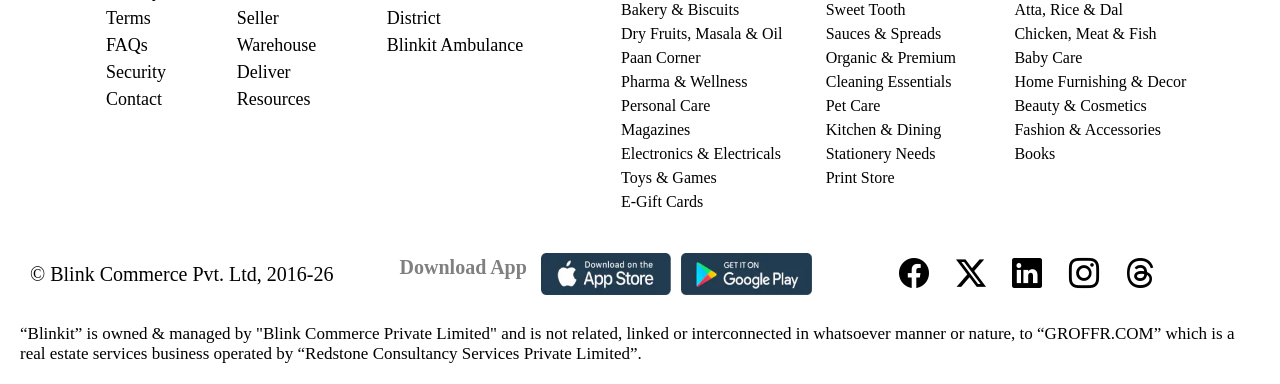
<file: rollingpaper.html>
<!doctype html>
<html lang="en">
  <head>
    <meta charset="UTF-8" />
    <meta name="viewport" content="width=device-width, initial-scale=1.0" />
    <title>ultimate-rolling-paper-with-filter-tips-crushing-tray-king-size-unbleached-mozo</title>
        <link rel="icon" type="image/png" href="images/blinkit-logo-icon.png">

    <!-- External CSS -->
    <link rel="stylesheet" href="/css/style.css" />
    <!-- bootstrap link -->
    <link
      rel="stylesheet"
      href="https://cdn.jsdelivr.net/npm/bootstrap-icons@1.13.1/font/bootstrap-icons.min.css"
    />
  </head>
  <body>
    <div class="container-outer">
      <!-- Nav Section start -->
      <nav id="nav-outer">
        <div class="logo">
          <img src="/images/blinkit-logo.png" alt="" />
        </div>
        <div class="address">
          <h2>Delivery in 13 minutes</h2>
          <p>Ram ram bank aliganj, Lucknow ....</p>
        </div>
        <div class="search-outer">
          <div class="search-inner">
            <div class="search-icon">
              <i class="bi bi-search"></i>
            </div>
            <div class="search-bar">
              <input type="search" placeholder="Serach" />
            </div>
          </div>
        </div>
        <div class="profile">
          <a href="">Login</a>
        </div>
        <div class="cart">
          <div class="cart-inner">
            <div class="cart-icon">
              <i class="bi bi-cart"></i>
            </div>
            <div class="cart-text">My card</div>
          </div>
        </div>
      </nav>
      <!-- Nav End -->

      <!-- Hero Section -->
       <div class="main-container-rolling">
          <div class="main-container-rolling-left">
            <div class="left-container-one">
              <img src="images/pan/rolling2.avif" alt="">
            </div>
            <div class="left-container-two">
              <img src="images/pan/rolling2img.avif" alt="">
              <img src="images/pan/rolling2img1.avif" alt="">
              <img src="images/pan/rolling2img3.avif" alt="">
              <img src="images/pan/rolling2img.avif" alt="">
              <img src="images/pan/rolling2img4.avif" alt="">
              <img src="images/pan/rolling2img1.avif" alt="">
              <img src="images/pan/rolling2img6.avif" alt="">
              <img src="images/pan/rolling2img5.avif" alt="">
              <img src="images/pan/rolling2img2.avif" alt="">
            </div>
            <div class="left-container-three">
              <h2>Product Details</h2>
              <p>Rolling Paper Type</p>
              <p style="color: gray;">Unbleached<p>
              <a href="" style="text-decoration: none; padding-bottom: 20px;">View more details..</a>
            </div>
          </div>
          <div class="main-container-rolling-right">
            <div style="margin: 35px;">
              <p>Home / Rolling Needs / <span style="color: gray;">Perfect Rolled Cones (Natural) - Bongchie</span></p>
              <h3>Perfect Rolled Cones (Natural) - Bongchie</h3>
            </div>
            <div class="product-price">
                <div style="line-height: 1.5;">
                  <p>3 pcs</p>
                  <h3>&#8377;35</h3>
                  <p>(Inclusive of all taxes)</p>
                </div>
                <div>
                  <a href=""><button class="cart-btn">Add to cart</button></a>
                </div>
            </div>
            <div class="delivery">
              <h3>Why shop from blinkit?</h3>
              <div class="delivery-des">
                <div id="img">
                  <img src="images/pan/10_minute_delivery.avif" alt="">
                </div>
                <div>
                  <h4 style="margin-bottom: 10px; color: gray;">Round The Clock Delivery</h4>
                  <p style="font-size: 14px;">Get items delivered to your doorstep from dark stores near you, whenever you need them.</p>
                </div>
              </div>
              <div class="delivery-des">
                <div id="img">
                  <img src="images/pan/Best_Prices_Offers.avif" alt="">
                </div>
                <div >
                  <h4 style="margin-bottom: 10px; color: gray;">Round The Clock Delivery</h4>
                  <p style="font-size: 14px;">Get items delivered to your doorstep from dark stores near you, whenever you need them.</p>
                </div>
              </div>
              <div class="delivery-des">
                <div id="img">
                  <img src="images/pan/Wide_Assortment.avif" alt="">
                </div>
                <div >
                  <h4 style="margin-bottom: 10px; color: gray;">Round The Clock Delivery</h4>
                  <p style="font-size: 14px;">Get items delivered to your doorstep from dark stores near you, whenever you need them.</p>
                </div>
              </div>
            </div>
          </div>
       </div>
      <!-- Hero section end -->
          <!-- Similar Product -->
         <div class="dairy-heading">
            <div class="heading-text">
                <h2>Similar products</h2>
            </div>
            <div class="see-more">
                <a href="">See all</a>
            </div>
         </div>
         <div class="dairy-container">
            <div class="dairy-products">
                <a href=""><img src="/images/pan/rollling12.avif" alt=""></a>
                <p>Rolled Cones - SLIMJIM</p>
                <div class="quantity">6 pcs</div>
                <div class="price">
                    <div class="amount">&#8377;90</div>
                    <button class="btn">ADD</button>
                </div>
            </div> 
            <div class="dairy-products">
                <a href="blinkitlogo.html"><img src="/images/pan/rolling9.avif" alt="" style="height: 180px; padding: 20px;"></a>
                <p>Perfect Rolled Cones (White) - Bongchie</p>
                <div class="quantity">3 packs</div>
                <div class="price">
                    <div class="amount">&#8377;45</div>
                    <button class="btn">ADD</button>
                </div>
            </div>
            <div class="dairy-products">
                <a href="blinkitlogo.html"><img src="/images/pan/rolling13.avif" alt="" style="height: 180px; padding: 20px;"></a>
                <p>Brown Pre Rolled Cones - Cannapro</p>
                <div class="quantity">6 pcs</div>
                <div class="price">
                    <div class="amount">&#8377;59</div>
                    <button class="btn">ADD</button>
                </div>
            </div>
            <div class="dairy-products">
                <a href="blinkitlogo.html"><img src="/images/pan/rolling14.avif" alt=""></a>
                <p>Pyramid Rice Handcrafted Pre Rolled Cones - LIT</p>
                <div class="quantity">8 pcs</div>
                <div class="price">
                    <div class="amount">&#8377;88</div>
                    <button class="btn">ADD</button>
                </div>
            </div>
            <div class="dairy-products">
                <a href="blinkitlogo.html"><img src="/images/pan/rolling15.avif" alt=""></a>
                <p>Perfect Ultra Thin Pre Rolled Cones - Bongchie</p>
                <div class="quantity">6 pcs</div>
                <div class="price">
                    <div class="amount">&#8377;99</div>
                    <button class="btn">ADD</button>
                </div>
            </div>
            <div class="dairy-products">
                <a href="blinkitlogo.html"><img src="/images/pan/rolling16.avif" alt=""></a>
                <p>Flavoured Pre Rolled Cones - Sesh</p>
                <div class="quantity">6 rolls</div>
                <div class="price">
                    <div class="amount">&#8377;129</div>
                    <button class="btn">ADD</button>
                </div>
            </div>           
         </div>

         <!-- People mostly buy -->
         <div class="dairy-heading">
            <div class="heading-text">
                <h2>People also bought</h2>
            </div>
            <div class="see-more">
                <a href="">See all</a>
            </div>
         </div>
         <div class="dairy-container">
            <div class="dairy-products">
                <a href=""><img src="/images/pan/rolling21.avif" alt="" style="height: 180px;"></a>
                <p>Maaza Mango Drink 600 ml</p>
                <div class="quantity">600 ml</div>
                <div class="price">
                    <div class="amount">&#8377;65</div>
                    <button class="btn">ADD</button>
                </div>
            </div> 
            <div class="dairy-products">
                <a href="blinkitlogo.html"><img src="/images/pan/rolling22.avif" alt="" style="height: 180px; padding: 20px;"></a>
                <p>Stash Pro Jetty Windproof Lighter</p>
                <div class="quantity">3 pc</div>
                <div class="price">
                    <div class="amount">&#8377;60</div>
                    <button class="btn">ADD</button>
                </div>
            </div>
            <div class="dairy-products">
                <a href=""><img src="/images/pan/rolling23.avif" alt="" style="height: 180px; padding: 30px;"></a>
                <p>Red Bull Energy Drink</p>
                <div class="quantity">250 ml</div>
                <div class="price">
                    <div class="amount">&#8377;125</div>
                    <button class="btn">ADD</button>
                </div>
            </div>
            <div class="dairy-products">
                <a href="blinkitlogo.html"><img src="/images/pan/rolling24.avif" alt=""></a>
                <p>Coca-Cola Soft Drink</p>
                <div class="quantity">750 ml</div>
                <div class="price">
                    <div class="amount">&#8377;40</div>
                    <button class="btn">ADD</button>
                </div>
            </div>
            <div class="dairy-products">
                <a href="blinkitlogo.html"><img src="/images/pan/rolling25.avif" alt=""></a>
                <p>Uncle Chipps Spicy Treat Flavour Potato Chips</p>
                <div class="quantity">53 gram</div>
                <div class="price">
                    <div class="amount">&#8377;20</div>
                    <button class="btn">ADD</button>
                </div>
            </div>
            <div class="dairy-products">
                <a href="blinkitlogo.html"><img src="/images/pan/rolling26.avif" alt=""></a>
                <p>Ice Cubes by Dras Ice</p>
                <div class="quantity">1 kg</div>
                <div class="price">
                    <div class="amount">&#8377;78</div>
                    <button class="btn">ADD</button>
                </div>
            </div>           
         </div>

      <!-- Footer -->
       <hr>
         <footer>
            <div class="footer-heading">
            <div class="heading-text">
                <h2>Useful Link</h2>
            </div>
            <div class="see-more">
                <h2>Categories</h2>
            </div>
         </div>
            <div class="footer-container">
                <div class="footer-left">
                    <div class="footer-left-one">
                        <p>Blog</p>
                        <p>Privacy</p>
                        <p>Terms</p>
                        <p>FAQs</p>
                        <p>Security</p>
                        <p>Contact</p>
                    </div>
                    <div class="footer-left-two">
                        <p>Partner</p>
                        <p>Franchies</p>
                        <p>Seller</p>
                        <p>Warehouse</p>
                        <p>Deliver</p>
                        <p>Resources</p>
                    </div>
                    <div class="footer-left-three">
                        <p>Recipes</p>
                        <p>Bistro</p>
                        <p>District</p>
                        <p>Blinkit Ambulance</p>
                    </div>
                </div>
                <div class="footer-right">
                    <div class="footer-right-one">
                        <p>Vegetables & Fruits</p>
                        <p>Cold Drinks & Juices</p>
                        <p>Bakery & Biscuits</p>
                        <p>Dry Fruits, Masala & Oil</p>
                        <p>Paan Corner</p>
                        <p>Pharma & Wellness</p>
                        <p>Personal Care</p>
                        <p>Magazines</p>
                        <p>Electronics & Electricals</p>
                        <p>Toys & Games</p>
                        <p>E-Gift Cards</p>
                    </div>
                    <div class="footer-right-one">
                        <p>Dairy & Breakfast</p>
                        <p>Instant & Frozen Food</p>
                        <p>Sweet Tooth</p>
                        <p>Sauces & Spreads</p>
                        <p>Organic & Premium</p>
                        <p>Cleaning Essentials</p>
                        <p>Pet Care</p>
                        <p>Kitchen & Dining</p>
                        <p>Stationery Needs</p>
                        <p>Print Store</p>
                    </div>
                    <div class="footer-right-three">
                        <p>Munchies</p>
                        <p>Tea, Coffee & Milk Drinks</p>
                        <p>Atta, Rice & Dal</p>
                        <p>Chicken, Meat & Fish</p>
                        <p>Baby Care</p>
                        <p>Home Furnishing & Decor</p>
                        <p>Beauty & Cosmetics</p>
                        <p>Fashion & Accessories</p>
                        <p>Books</p>
                    </div>
                </div>
            </div>
         </footer>
         <!-- Footer End here -->

         <!-- Bottom Footer Start -->
         <div class="footer-bottom">
            <div class="footer-container-left">
                <p>© Blink Commerce Pvt. Ltd, 2016-26</p>
            </div>
            <div class="footer-container-middle">
                <div class="box">
                    <p>Download App</p>
                </div>
                <div class="box">
                    <img src="/images/download.png" alt="">
                </div>
                <div class="box">
                    <img src="/images/playstoore.png" alt="">
                </div>
            </div>
            <div class="footer-container-right">
                <a href=""><i class="bi bi-facebook"></i></a>
                <a href=""><i class="bi bi-twitter-x"></i></a>
                <a href=""><i class="bi bi-linkedin"></i></a>
                <a href=""><i class="bi bi-instagram"></i></a>
                <a href=""><i class="bi bi-threads"></i></a>
            </div>
         </div>
         <!-- Bottom Footer End -->

         <div class="lower-footer">
            <p>“Blinkit” is owned & managed by "Blink Commerce Private Limited" and is not related, linked or interconnected in whatsoever manner or nature, to “GROFFR.COM” which is a real estate services business operated by “Redstone Consultancy Services Private Limited”.</p>
         </div>
    </div>
  </body>
</html>
</file>
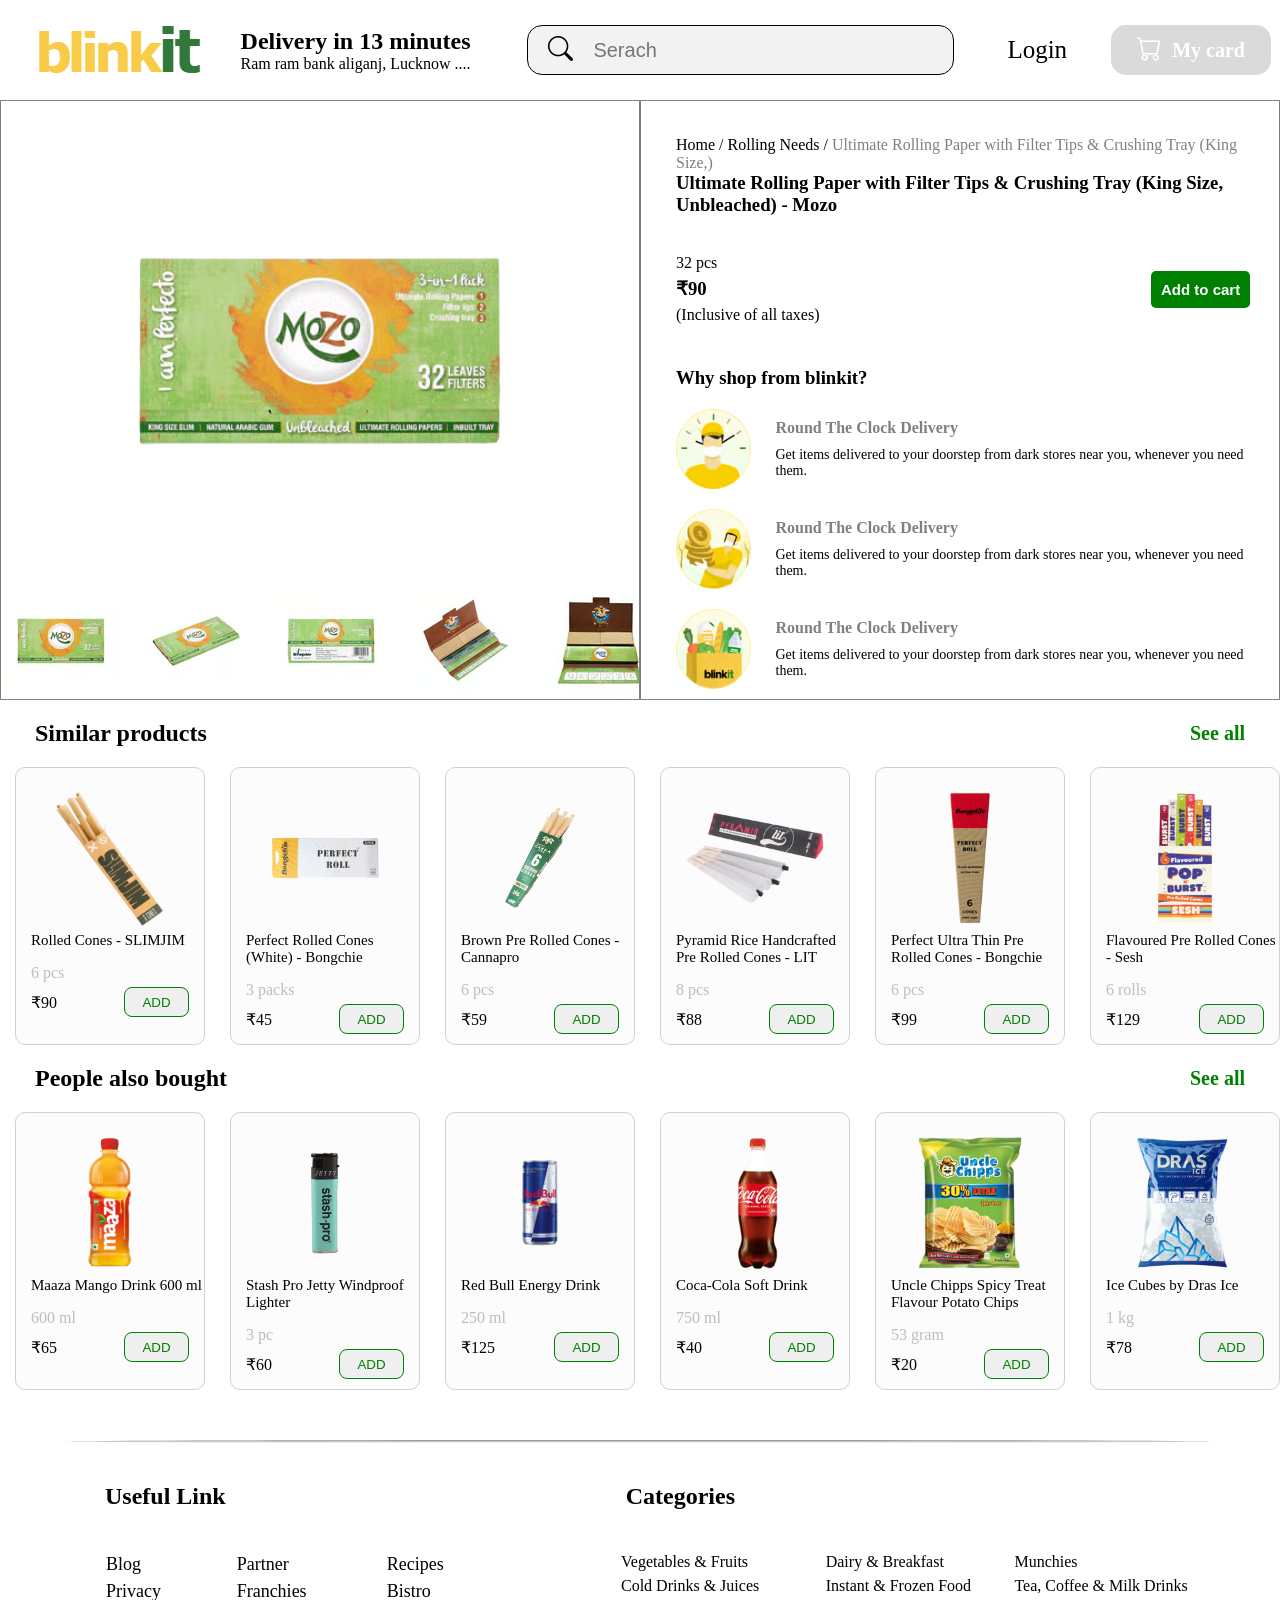
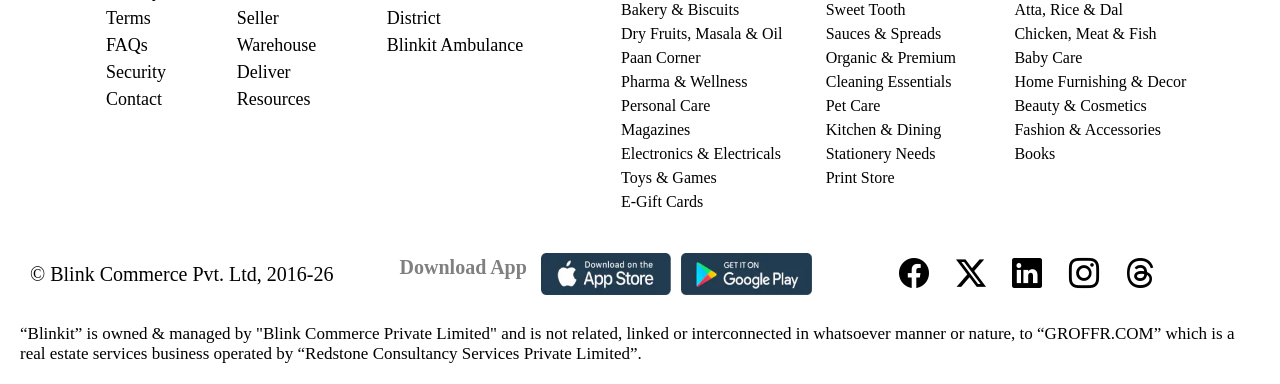
<file: rollingpaper2.html>
<!doctype html>
<html lang="en">
  <head>
    <meta charset="UTF-8" />
    <meta name="viewport" content="width=device-width, initial-scale=1.0" />
    <title>ultimate-rolling-paper-with-filter-tips-crushing-tray-king-size-unbleached-mozo</title>

    <link rel="icon" type="image/png" href="images/blinkit-logo-icon.png">

    <!-- External CSS -->
    <link rel="stylesheet" href="/css/style.css" />
    <!-- bootstrap link -->
    <link
      rel="stylesheet"
      href="https://cdn.jsdelivr.net/npm/bootstrap-icons@1.13.1/font/bootstrap-icons.min.css"
    />
  </head>
  <body>
    <div class="container-outer">
      <!-- Nav Section start -->
      <nav id="nav-outer">
        <div class="logo">
          <img src="/images/blinkit-logo.png" alt="" />
        </div>
        <div class="address">
          <h2>Delivery in 13 minutes</h2>
          <p>Ram ram bank aliganj, Lucknow ....</p>
        </div>
        <div class="search-outer">
          <div class="search-inner">
            <div class="search-icon">
              <i class="bi bi-search"></i>
            </div>
            <div class="search-bar">
              <input type="search" placeholder="Serach" />
            </div>
          </div>
        </div>
        <div class="profile">
          <a href="">Login</a>
        </div>
        <div class="cart">
          <div class="cart-inner">
            <div class="cart-icon">
              <i class="bi bi-cart"></i>
            </div>
            <div class="cart-text">My card</div>
          </div>
        </div>
      </nav>
      <!-- Nav End -->

      <!-- Hero Section -->
       <div class="main-container-rolling">
          <div class="main-container-rolling-left">
            <div class="left-container-one">
              <img src="images/pan/rolling1.avif" alt="">
            </div>
            <div class="left-container-two">
              <img src="images/pan/rollinga.avif" alt="">
              <img src="images/pan/rollingb.avif" alt="">
              <img src="images/pan/rollingc.avif" alt="">
              <img src="images/pan/rollingd.avif" alt="">
              <img src="images/pan/rollinge.avif" alt="">
              <img src="images/pan/rollingf.avif" alt="">
              <img src="images/pan/rollingg.avif" alt="">
              <img src="images/pan/rollingh.avif" alt="">
            </div>
            <div class="left-container-three">
              <h2>Product Details</h2>
              <p>Box Contents</p>
              <p style="color: gray;">32 King Size Ultimate Rolling Paper With 32 Filter Tips And Crushing Tray<p>
              <a href="" style="text-decoration: none; padding-bottom: 20px;">View more details..</a>
            </div>
          </div>
          <div class="main-container-rolling-right">
            <div style="margin: 35px;">
              <p>Home / Rolling Needs / <span style="color: gray;"> Ultimate Rolling Paper with Filter Tips & Crushing Tray (King Size,)</span></p>
              <h3>Ultimate Rolling Paper with Filter Tips & Crushing Tray (King Size, Unbleached) - Mozo</h3>
            </div>
            <div class="product-price">
                <div style="line-height: 1.5;">
                  <p>32 pcs</p>
                  <h3>&#8377;90</h3>
                  <p>(Inclusive of all taxes)</p>
                </div>
                <div>
                  <a href=""><button class="cart-btn">Add to cart</button></a>
                </div>
            </div>
            <div class="delivery">
              <h3>Why shop from blinkit?</h3>
              <div class="delivery-des">
                <div id="img">
                  <img src="images/pan/10_minute_delivery.avif" alt="">
                </div>
                <div>
                  <h4 style="margin-bottom: 10px; color: gray;">Round The Clock Delivery</h4>
                  <p style="font-size: 14px;">Get items delivered to your doorstep from dark stores near you, whenever you need them.</p>
                </div>
              </div>
              <div class="delivery-des">
                <div id="img">
                  <img src="images/pan/Best_Prices_Offers.avif" alt="">
                </div>
                <div >
                  <h4 style="margin-bottom: 10px; color: gray;">Round The Clock Delivery</h4>
                  <p style="font-size: 14px;">Get items delivered to your doorstep from dark stores near you, whenever you need them.</p>
                </div>
              </div>
              <div class="delivery-des">
                <div id="img">
                  <img src="images/pan/Wide_Assortment.avif" alt="">
                </div>
                <div >
                  <h4 style="margin-bottom: 10px; color: gray;">Round The Clock Delivery</h4>
                  <p style="font-size: 14px;">Get items delivered to your doorstep from dark stores near you, whenever you need them.</p>
                </div>
              </div>
            </div>
          </div>
       </div>
      <!-- Hero section end -->
          <!-- Similar Product -->
         <div class="dairy-heading">
            <div class="heading-text">
                <h2>Similar products</h2>
            </div>
            <div class="see-more">
                <a href="">See all</a>
            </div>
         </div>
         <div class="dairy-container">
            <div class="dairy-products">
                <a href=""><img src="/images/pan/rollling12.avif" alt=""></a>
                <p>Rolled Cones - SLIMJIM</p>
                <div class="quantity">6 pcs</div>
                <div class="price">
                    <div class="amount">&#8377;90</div>
                    <button class="btn">ADD</button>
                </div>
            </div> 
            <div class="dairy-products">
                <a href="blinkitlogo.html"><img src="/images/pan/rolling9.avif" alt="" style="height: 180px; padding: 20px;"></a>
                <p>Perfect Rolled Cones (White) - Bongchie</p>
                <div class="quantity">3 packs</div>
                <div class="price">
                    <div class="amount">&#8377;45</div>
                    <button class="btn">ADD</button>
                </div>
            </div>
            <div class="dairy-products">
                <a href="blinkitlogo.html"><img src="/images/pan/rolling13.avif" alt="" style="height: 180px; padding: 20px;"></a>
                <p>Brown Pre Rolled Cones - Cannapro</p>
                <div class="quantity">6 pcs</div>
                <div class="price">
                    <div class="amount">&#8377;59</div>
                    <button class="btn">ADD</button>
                </div>
            </div>
            <div class="dairy-products">
                <a href="blinkitlogo.html"><img src="/images/pan/rolling14.avif" alt=""></a>
                <p>Pyramid Rice Handcrafted Pre Rolled Cones - LIT</p>
                <div class="quantity">8 pcs</div>
                <div class="price">
                    <div class="amount">&#8377;88</div>
                    <button class="btn">ADD</button>
                </div>
            </div>
            <div class="dairy-products">
                <a href="blinkitlogo.html"><img src="/images/pan/rolling15.avif" alt=""></a>
                <p>Perfect Ultra Thin Pre Rolled Cones - Bongchie</p>
                <div class="quantity">6 pcs</div>
                <div class="price">
                    <div class="amount">&#8377;99</div>
                    <button class="btn">ADD</button>
                </div>
            </div>
            <div class="dairy-products">
                <a href="blinkitlogo.html"><img src="/images/pan/rolling16.avif" alt=""></a>
                <p>Flavoured Pre Rolled Cones - Sesh</p>
                <div class="quantity">6 rolls</div>
                <div class="price">
                    <div class="amount">&#8377;129</div>
                    <button class="btn">ADD</button>
                </div>
            </div>           
         </div>

         <!-- People mostly buy -->
         <div class="dairy-heading">
            <div class="heading-text">
                <h2>People also bought</h2>
            </div>
            <div class="see-more">
                <a href="">See all</a>
            </div>
         </div>
         <div class="dairy-container">
            <div class="dairy-products">
                <a href=""><img src="/images/pan/rolling21.avif" alt="" style="height: 180px;"></a>
                <p>Maaza Mango Drink 600 ml</p>
                <div class="quantity">600 ml</div>
                <div class="price">
                    <div class="amount">&#8377;65</div>
                    <button class="btn">ADD</button>
                </div>
            </div> 
            <div class="dairy-products">
                <a href="blinkitlogo.html"><img src="/images/pan/rolling22.avif" alt="" style="height: 180px; padding: 20px;"></a>
                <p>Stash Pro Jetty Windproof Lighter</p>
                <div class="quantity">3 pc</div>
                <div class="price">
                    <div class="amount">&#8377;60</div>
                    <button class="btn">ADD</button>
                </div>
            </div>
            <div class="dairy-products">
                <a href=""><img src="/images/pan/rolling23.avif" alt="" style="height: 180px; padding: 30px;"></a>
                <p>Red Bull Energy Drink</p>
                <div class="quantity">250 ml</div>
                <div class="price">
                    <div class="amount">&#8377;125</div>
                    <button class="btn">ADD</button>
                </div>
            </div>
            <div class="dairy-products">
                <a href="blinkitlogo.html"><img src="/images/pan/rolling24.avif" alt=""></a>
                <p>Coca-Cola Soft Drink</p>
                <div class="quantity">750 ml</div>
                <div class="price">
                    <div class="amount">&#8377;40</div>
                    <button class="btn">ADD</button>
                </div>
            </div>
            <div class="dairy-products">
                <a href="blinkitlogo.html"><img src="/images/pan/rolling25.avif" alt=""></a>
                <p>Uncle Chipps Spicy Treat Flavour Potato Chips</p>
                <div class="quantity">53 gram</div>
                <div class="price">
                    <div class="amount">&#8377;20</div>
                    <button class="btn">ADD</button>
                </div>
            </div>
            <div class="dairy-products">
                <a href="blinkitlogo.html"><img src="/images/pan/rolling26.avif" alt=""></a>
                <p>Ice Cubes by Dras Ice</p>
                <div class="quantity">1 kg</div>
                <div class="price">
                    <div class="amount">&#8377;78</div>
                    <button class="btn">ADD</button>
                </div>
            </div>           
         </div>

      <!-- Footer -->
       <hr>
         <footer>
            <div class="footer-heading">
            <div class="heading-text">
                <h2>Useful Link</h2>
            </div>
            <div class="see-more">
                <h2>Categories</h2>
            </div>
         </div>
            <div class="footer-container">
                <div class="footer-left">
                    <div class="footer-left-one">
                        <p>Blog</p>
                        <p>Privacy</p>
                        <p>Terms</p>
                        <p>FAQs</p>
                        <p>Security</p>
                        <p>Contact</p>
                    </div>
                    <div class="footer-left-two">
                        <p>Partner</p>
                        <p>Franchies</p>
                        <p>Seller</p>
                        <p>Warehouse</p>
                        <p>Deliver</p>
                        <p>Resources</p>
                    </div>
                    <div class="footer-left-three">
                        <p>Recipes</p>
                        <p>Bistro</p>
                        <p>District</p>
                        <p>Blinkit Ambulance</p>
                    </div>
                </div>
                <div class="footer-right">
                    <div class="footer-right-one">
                        <p>Vegetables & Fruits</p>
                        <p>Cold Drinks & Juices</p>
                        <p>Bakery & Biscuits</p>
                        <p>Dry Fruits, Masala & Oil</p>
                        <p>Paan Corner</p>
                        <p>Pharma & Wellness</p>
                        <p>Personal Care</p>
                        <p>Magazines</p>
                        <p>Electronics & Electricals</p>
                        <p>Toys & Games</p>
                        <p>E-Gift Cards</p>
                    </div>
                    <div class="footer-right-one">
                        <p>Dairy & Breakfast</p>
                        <p>Instant & Frozen Food</p>
                        <p>Sweet Tooth</p>
                        <p>Sauces & Spreads</p>
                        <p>Organic & Premium</p>
                        <p>Cleaning Essentials</p>
                        <p>Pet Care</p>
                        <p>Kitchen & Dining</p>
                        <p>Stationery Needs</p>
                        <p>Print Store</p>
                    </div>
                    <div class="footer-right-three">
                        <p>Munchies</p>
                        <p>Tea, Coffee & Milk Drinks</p>
                        <p>Atta, Rice & Dal</p>
                        <p>Chicken, Meat & Fish</p>
                        <p>Baby Care</p>
                        <p>Home Furnishing & Decor</p>
                        <p>Beauty & Cosmetics</p>
                        <p>Fashion & Accessories</p>
                        <p>Books</p>
                    </div>
                </div>
            </div>
         </footer>
         <!-- Footer End here -->

         <!-- Bottom Footer Start -->
         <div class="footer-bottom">
            <div class="footer-container-left">
                <p>© Blink Commerce Pvt. Ltd, 2016-26</p>
            </div>
            <div class="footer-container-middle">
                <div class="box">
                    <p>Download App</p>
                </div>
                <div class="box">
                    <img src="/images/download.png" alt="">
                </div>
                <div class="box">
                    <img src="/images/playstoore.png" alt="">
                </div>
            </div>
            <div class="footer-container-right">
                <a href=""><i class="bi bi-facebook"></i></a>
                <a href=""><i class="bi bi-twitter-x"></i></a>
                <a href=""><i class="bi bi-linkedin"></i></a>
                <a href=""><i class="bi bi-instagram"></i></a>
                <a href=""><i class="bi bi-threads"></i></a>
            </div>
         </div>
         <!-- Bottom Footer End -->

         <div class="lower-footer">
            <p>“Blinkit” is owned & managed by "Blink Commerce Private Limited" and is not related, linked or interconnected in whatsoever manner or nature, to “GROFFR.COM” which is a real estate services business operated by “Redstone Consultancy Services Private Limited”.</p>
         </div>
    </div>
  </body>
</html>
</file>
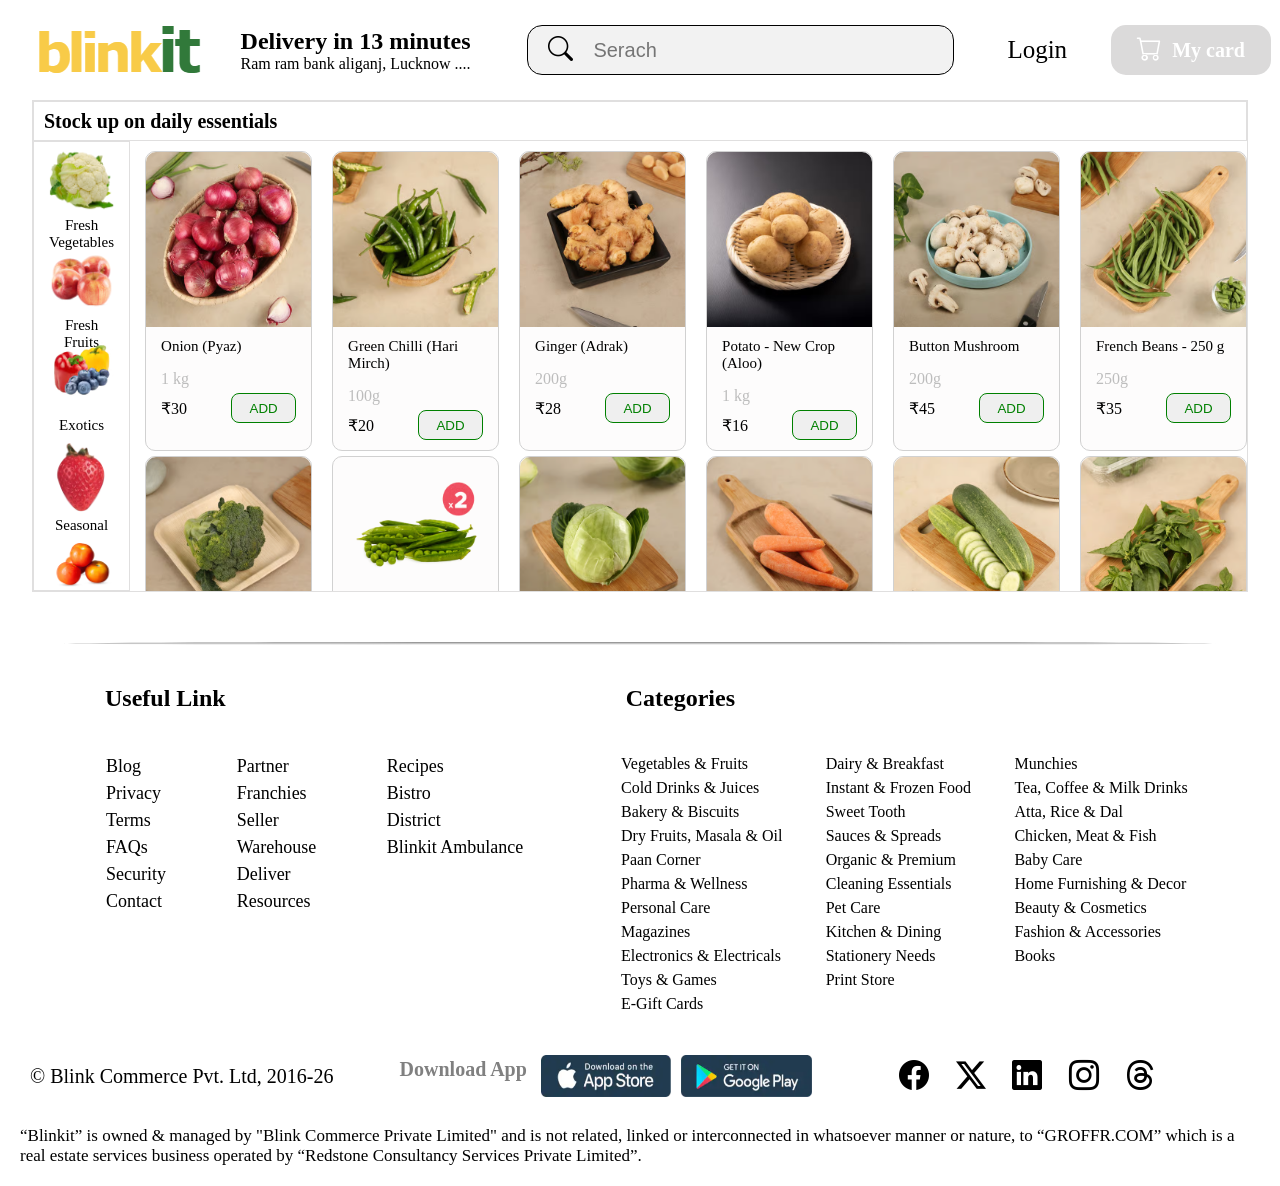
<file: Vegetables.html>
<!doctype html>
<html lang="en">
  <head>
    <meta charset="UTF-8" />
    <meta name="viewport" content="width=device-width, initial-scale=1.0" />
    <title >30,000+ Products delivered to your doorstep | Blinkit</title>

    <link rel="icon" type="image/png" href="images/blinkit-logo-icon.png">
    <!-- External CSS -->
    <link rel="stylesheet" href="/css/style.css" />
    <!-- bootstrap link -->
    <link
      rel="stylesheet"
      href="https://cdn.jsdelivr.net/npm/bootstrap-icons@1.13.1/font/bootstrap-icons.min.css"
    />
  </head>
  <body>
    <div class="container-outer">
      <!-- Nav Section start -->
      <nav id="nav-outer">
        <div class="logo">
          <img src="/images/blinkit-logo.png" alt="" />
        </div>
        <div class="address">
          <h2>Delivery in 13 minutes</h2>
          <p>Ram ram bank aliganj, Lucknow ....</p>
        </div>
        <div class="search-outer">
          <div class="search-inner">
            <div class="search-icon">
              <i class="bi bi-search"></i>
            </div>
            <div class="search-bar">
              <input type="search" placeholder="Serach" />
            </div>
          </div>
        </div>
        <div class="profile">
          <a href="">Login</a>
        </div>
        <div class="cart">
          <div class="cart-inner">
            <div class="cart-icon">
              <i class="bi bi-cart"></i>
            </div>
            <div class="cart-text">My card</div>
          </div>
        </div>
      </nav>
      <!-- Nav Section End -->
      <div class="main-outer">
        <div class="heading-div">Stock up on daily essentials</div>
        <div class="main-container">
          <div class="aside-container">
            <div class="aside">
              <a href="Vegetables.html"><img src="/images/vegetables/vegetables.png" alt="" /></a>
              <p>Fresh Vegetables</p>
            </div>
            <div class="aside">
              <a href="Fruits.html"
                ><img src="/images/vegetables/vegetables1.png" alt=""
              /></a>
              <p>Fresh Fruits</p>
            </div>
            <div class="aside">
              <a href=""
                ><img src="/images/vegetables/vegetables2.avif" alt=""
              /></a>
              <p>Exotics</p>
            </div>
            <div class="aside">
              <a href=""
                ><img src="/images/vegetables/vegetables3.png" alt=""
              /></a>
              <p>Seasonal</p>
            </div>
            <div class="aside">
              <a href=""
                ><img src="/images/vegetables/vegetables5.png" alt=""
              /></a>
              <p>Trusted Organic</p>
            </div>
            <div class="aside">
              <a href=""
                ><img src="/images/vegetables/vegetables6.avif" alt=""
              /></a>
              <p>Leafies & Herbs</p>
            </div>
            <div class="aside">
              <a href=""
                ><img src="/images/vegetables/vegetables7.avif" alt=""
              /></a>
              <p style="margin-top: -20px">Eggs</p>
            </div>
            <div class="aside">
              <a href=""
                ><img
                  src="/images/vegetables/vegetables8.avif"
                  alt=""
                  style="height: 70px; margin-bottom: 30px; margin-top: 20px"
              /></a>
              <p>Milk</p>
            </div>
          </div>
          <div class="right-container">
            <div class="vegetable-products">
              <a href="blinkitlogo.html"
                ><img src="/images/vegetables/veg1.avif" alt=""/></a>
              <p>Onion (Pyaz)</p>
              <div class="quantity">1 kg</div>
              <div class="price">
                <div class="amount">&#8377;30</div>
                <button class="btn">ADD</button>
              </div>
            </div>
            <div class="vegetable-products">
              <a href="blinkitlogo.html"
                ><img
                  src="/images/vegetables/veg2.avif"
                  alt="" /></a>
              <p>Green Chilli (Hari Mirch)</p>
              <div class="quantity">100g</div>
              <div class="price">
                <div class="amount">&#8377;20</div>
                <button class="btn">ADD</button>
              </div>
            </div>
            <div class="vegetable-products">
              <a href="blinkitlogo.html"
                ><img
                  src="/images/vegetables/veg3.avif"
                  alt="" /></a>
              <p>Ginger (Adrak)</p>
              <div class="quantity">200g</div>
              <div class="price">
                <div class="amount">&#8377;28</div>
                <button class="btn">ADD</button>
              </div>
            </div>
            <div class="vegetable-products">
              <a href="blinkitlogo.html"
                ><img src="/images/vegetables/veg4.avif" alt=""
              /></a>
              <p>Potato - New Crop (Aloo)</p>
              <div class="quantity">1 kg</div>
              <div class="price">
                <div class="amount">&#8377;16</div>
                <button class="btn">ADD</button>
              </div>
            </div>
            <div class="vegetable-products">
              <a href="blinkitlogo.html"
                ><img src="/images/vegetables/veg5.avif" alt=""
              /></a>
              <p>Button Mushroom</p>
              <div class="quantity">200g</div>
              <div class="price">
                <div class="amount">&#8377;45</div>
                <button class="btn">ADD</button>
              </div>
            </div>
            <div class="vegetable-products">
              <a href="blinkitlogo.html"
                ><img src="/images/vegetables/veg6.avif" alt=""
              /></a>
              <p>French Beans - 250 g</p>
              <div class="quantity">250g</div>
              <div class="price">
                <div class="amount">&#8377;35</div>
                <button class="btn">ADD</button>
              </div>
            </div>
            <div class="vegetable-products">
              <a href="blinkitlogo.html"
                ><img src="/images/vegetables/veg7.avif" alt=""
              /></a>
              <p>Broccoli</p>
              <div class="quantity">300g</div>
              <div class="price">
                <div class="amount">&#8377;40</div>
                <button class="btn">ADD</button>
              </div>
            </div>
            <div class="vegetable-products">
              <a href="blinkitlogo.html"
                ><img
                  src="/images/vegetables/veg8.avif"
                  alt="" /></a>
              <p>Green Peas - Pack of 2 (Matar)</p>
              <div class="quantity">2 x 250g</div>
              <div class="price">
                <div class="amount">&#8377;50</div>
                <button class="btn">ADD</button>
              </div>
            </div>
            <div class="vegetable-products">
              <a href="blinkitlogo.html"
                ><img
                  src="/images/vegetables/veg9.avif"
                  alt=""/></a>
              <p>Cabbage (Patta Gobhi)</p>
              <div class="quantity">500g</div>
              <div class="price">
                <div class="amount">&#8377;40</div>
                <button class="btn">ADD</button>
              </div>
            </div>
            <div class="vegetable-products">
              <a href="blinkitlogo.html"
                ><img src="/images/vegetables/veg10.avif" alt=""
              /></a>
              <p>Orange Carrot (Gajar)</p>
              <div class="quantity">200g</div>
              <div class="price">
                <div class="amount">&#8377;15</div>
                <button class="btn">ADD</button>
              </div>
            </div>
            <div class="vegetable-products">
              <a href="blinkitlogo.html"
                ><img src="/images/vegetables/veg11.avif" alt=""
              /></a>
              <p>Green Cucumber (Kheera)</p>
              <div class="quantity">500g</div>
              <div class="price">
                <div class="amount">&#8377;40</div>
                <button class="btn">ADD</button>
              </div>
            </div>
            <div class="vegetable-products">
              <a href="blinkitlogo.html"
                ><img src="/images/vegetables/veg12.avif" alt=""
              /></a>
              <p>Italian Basil Leaves</p>
              <div class="quantity">50g</div>
              <div class="price">
                <div class="amount">&#8377;40</div>
                <button class="btn">ADD</button>
              </div>
            </div>
            <div class="vegetable-products">
              <a href="blinkitlogo.html"
                ><img src="/images/vegetables/veg13.avif" alt=""
              /></a>
              <p>Portion Pumpkin</p>
              <div class="quantity">500g</div>
              <div class="price">
                <div class="amount">&#8377;60</div>
                <button class="btn">ADD</button>
              </div>
            </div>
            <div class="vegetable-products">
              <a href="blinkitlogo.html"
                ><img src="/images/vegetables/veg14.avif" alt=""
              /></a>
              <p>Green Lettuce</p>
              <div class="quantity">100g</div>
              <div class="price">
                <div class="amount">&#8377;40</div>
                <button class="btn">ADD</button>
              </div>
            </div>
            <div class="vegetable-products">
              <a href="blinkitlogo.html"
                ><img src="/images/vegetables/veg15.avif" alt=""
              /></a>
              <p>Peeled Garlic</p>
              <div class="quantity">100g</div>
              <div class="price">
                <div class="amount">&#8377;70</div>
                <button class="btn">ADD</button>
              </div>
            </div>
            <div class="vegetable-products">
              <a href="blinkitlogo.html"
                ><img src="/images/vegetables/veg16.avif" alt=""
              /></a>
              <p>Sweet Corn - Packet</p>
              <div class="quantity">180g</div>
              <div class="price">
                <div class="amount">&#8377;34</div>
                <button class="btn">ADD</button>
              </div>
            </div>
            <div class="vegetable-products">
              <a href="blinkitlogo.html"
                ><img src="/images/vegetables/veg17.avif" alt=""
              /></a>
              <p>Green Zucchini</p>
              <div class="quantity">250g</div>
              <div class="price">
                <div class="amount">&#8377;30</div>
                <button class="btn">ADD</button>
              </div>
            </div>
            <div class="vegetable-products">
              <a href="blinkitlogo.html"
                ><img src="/images/vegetables/veg18.avif" alt=""
              /></a>
              <p>Baby Corn - Packet</p>
              <div class="quantity">200g</div>
              <div class="price">
                <div class="amount">&#8377;45</div>
                <button class="btn">ADD</button>
              </div>
            </div>
          </div>
        </div>
      </div>
      <!-- Footer -->
       <hr>
         <footer>
            <div class="footer-heading">
            <div class="heading-text">
                <h2>Useful Link</h2>
            </div>
            <div class="see-more">
                <h2>Categories</h2>
            </div>
         </div>
            <div class="footer-container">
                <div class="footer-left">
                    <div class="footer-left-one">
                        <p>Blog</p>
                        <p>Privacy</p>
                        <p>Terms</p>
                        <p>FAQs</p>
                        <p>Security</p>
                        <p>Contact</p>
                    </div>
                    <div class="footer-left-two">
                        <p>Partner</p>
                        <p>Franchies</p>
                        <p>Seller</p>
                        <p>Warehouse</p>
                        <p>Deliver</p>
                        <p>Resources</p>
                    </div>
                    <div class="footer-left-three">
                        <p>Recipes</p>
                        <p>Bistro</p>
                        <p>District</p>
                        <p>Blinkit Ambulance</p>
                    </div>
                </div>
                <div class="footer-right">
                    <div class="footer-right-one">
                        <p>Vegetables & Fruits</p>
                        <p>Cold Drinks & Juices</p>
                        <p>Bakery & Biscuits</p>
                        <p>Dry Fruits, Masala & Oil</p>
                        <p>Paan Corner</p>
                        <p>Pharma & Wellness</p>
                        <p>Personal Care</p>
                        <p>Magazines</p>
                        <p>Electronics & Electricals</p>
                        <p>Toys & Games</p>
                        <p>E-Gift Cards</p>
                    </div>
                    <div class="footer-right-one">
                        <p>Dairy & Breakfast</p>
                        <p>Instant & Frozen Food</p>
                        <p>Sweet Tooth</p>
                        <p>Sauces & Spreads</p>
                        <p>Organic & Premium</p>
                        <p>Cleaning Essentials</p>
                        <p>Pet Care</p>
                        <p>Kitchen & Dining</p>
                        <p>Stationery Needs</p>
                        <p>Print Store</p>
                    </div>
                    <div class="footer-right-three">
                        <p>Munchies</p>
                        <p>Tea, Coffee & Milk Drinks</p>
                        <p>Atta, Rice & Dal</p>
                        <p>Chicken, Meat & Fish</p>
                        <p>Baby Care</p>
                        <p>Home Furnishing & Decor</p>
                        <p>Beauty & Cosmetics</p>
                        <p>Fashion & Accessories</p>
                        <p>Books</p>
                    </div>
                </div>
            </div>
         </footer>
         <!-- Footer End here -->

         <!-- Bottom Footer Start -->
         <div class="footer-bottom">
            <div class="footer-container-left">
                <p>© Blink Commerce Pvt. Ltd, 2016-26</p>
            </div>
            <div class="footer-container-middle">
                <div class="box">
                    <p>Download App</p>
                </div>
                <div class="box">
                    <img src="/images/download.png" alt="">
                </div>
                <div class="box">
                    <img src="/images/playstoore.png" alt="">
                </div>
            </div>
            <div class="footer-container-right">
                <a href=""><i class="bi bi-facebook"></i></a>
                <a href=""><i class="bi bi-twitter-x"></i></a>
                <a href=""><i class="bi bi-linkedin"></i></a>
                <a href=""><i class="bi bi-instagram"></i></a>
                <a href=""><i class="bi bi-threads"></i></a>
            </div>
         </div>
         <!-- Bottom Footer End -->

         <div class="lower-footer">
            <p>“Blinkit” is owned & managed by "Blink Commerce Private Limited" and is not related, linked or interconnected in whatsoever manner or nature, to “GROFFR.COM” which is a real estate services business operated by “Redstone Consultancy Services Private Limited”.</p>
         </div>
    </div>
  </body>
</html>
</file>
<file: css/style.css>
*{
    margin: 0px;
    padding: 0px;
    box-sizing: border-box;
    scroll-behavior: smooth;

}
#nav-outer{
    position: sticky;
    top: 0;
    background-color: white;
    height: 100px;
    display: flex;
    align-items: center;
    justify-content: center;
}
.logo{
    height: 100px;
    width: 20%;
    display: flex;
    align-items: center;
    justify-content: center;
}
.address{
    height: 100px;
    width: 20%;
    display: flex;
    flex-direction: column;
    align-items: center;
    justify-content: center;
}
.search-outer{
    height: 100px;
    width: 45%;
    display: flex;
    align-items: center;
    justify-content: center;
}
.search-inner{
    height: 50px;
    width: 80%;
    border: 1px solid black;
    display: flex;
    align-items: center;
    justify-content: start;
    border-radius: 15px;
    background-color: rgb(242, 242, 242);
}
.search-icon{
    font-size: 25px;
    padding-left: 20px;
      
}
.search-bar{
    width: 100%;
    margin-left: 10px;
    padding-left: 10px;

}
input{
    height: 40px;
    width: 90%;
    border: none;
    background-color: rgb(242, 242, 242);
    font-size: 20px;
    outline: none;
}
.profile{
    height: 100px;
    width: 8%; 
    display: flex;
    align-items: center;
    
}
.profile a{
    text-decoration: none;
    font-size: 25px;
    color: black;
}
.cart{
    height: 100px;
    width: 15%;
    display: flex;
    align-items: center;
    justify-content: center;
}
.cart-inner{
    height: 50px;
    width: 90%;
    background-color: rgb(219, 218, 218);
    border-radius: 15px;
    display: flex;
    align-items: center;
    justify-content: center;
}
.cart-icon{
    font-size: 25px;
    font-weight: bold;
    color: white;
}
.cart-text{
    font-size: 20px;
    margin-left: 10px;
    font-weight: bold;
    color: white;
}

.home-container{
    width: 100%;
    height: 280px;
}
.home-container img{
    height: 100%;
    width: 100%;
}

.home-container-two{
    width: 95%;
    display: flex;
    gap: 15px;
    margin-left: 15px;
}
.home-container-product{
    height: 200px;
    width: 28%;
}
.home-container-product img{
    height: 100%;
    width: 100%;
    
}
.product-container{
    height: 200px;
    width: 100%;
    display: grid;
    grid-template-columns: repeat(10,1fr);
}
.products{
    height: 200px;
}
.products img{
    height: 100%;
    width: 100%;
}

/* Dairy Section */

.dairy-heading{
    margin: 20px;
    display: flex;
    align-items: center;
    justify-content: space-between;
}
.heading-text h2{
    margin-left: 15px;
}
.see-more{
    margin-right: 15px;
}
.see-more a{
    text-decoration: none;
    color: green;
    font-size: 20px;
    font-weight: bold;
}
.dairy-container{
    /* width: 90%; */
    display: grid;
    grid-template-columns: repeat(6,1fr);
    gap: 10px;
}
.dairy-products{
    background-color: rgb(253, 252, 252);
    border: 1px solid rgb(209, 209, 209);
    border-radius: 10px;
    margin-left: 15px;
}
.dairy-products img{
    height: 180px;
    width: 100%;
}
.dairy-products p{
    margin-left: 15px;
    margin-top: -20px;
    font-size: 15px;
}
.quantity{
    padding: 15px;
    color: rgb(189, 189, 189);
}
.price{
    margin-top: -10px;
    margin-left: 15px;
    margin-right: 15px;
    margin-bottom: 10px;
    display: flex;
    align-items: center;
    justify-content: space-between;
}
.btn{
    height: 30px;
    width: 65px;
    color: green;
    border: 1px solid green;
    border-radius: 8px;
}

/* Tabacco */

.tabacco-heading{
    margin: 20px;
    margin-top: 20px;
    display: flex;
    align-items: center;
    justify-content: space-between;
}
.heading-text h2{
    margin-left: 15px;
}
.see-more{
    margin-right: 15px;
}
.see-more a{
    text-decoration: none;
    color: green;
    font-size: 20px;
    font-weight: bold;
}
.tabacco-container{
    /* width: 90%; */
    display: grid;
    grid-template-columns: repeat(6,1fr);
    gap: 15px;
}
.tabacco-products{
    background-color: rgb(253, 252, 252);
    border: 1px solid rgb(209, 209, 209);
    border-radius: 10px;
    margin-left: 15px;
}
.tabacco-products img{
    height: 180px;
    width: 100%;
}
.tabacco-products p{
    margin-left: 15px;
    margin-top: -20px;
    font-size: 15px;
}
.quantity{
    padding: 15px;
    color: rgb(189, 189, 189);
}
.price{
    margin-top: -10px;
    margin-left: 15px;
    margin-right: 15px;
    margin-bottom: 10px;
    display: flex;
    align-items: center;
    justify-content: space-between;
}
.btn{
    height: 30px;
    width: 65px;
    color: green;
    border: 1px solid green;
    border-radius: 8px;
}

/* Snaks & Munchies */

.snacks-heading{
    margin: 20px;
    margin-top: 20px;
    display: flex;
    align-items: center;
    justify-content: space-between;
}
.heading-text h2{
    margin-left: 15px;
}
.see-more{
    margin-right: 15px;
}
.see-more a{
    text-decoration: none;
    color: green;
    font-size: 20px;
    font-weight: bold;
}
.snacks-container{
    /* width: 90%; */
    display: grid;
    grid-template-columns: repeat(6,1fr);
    gap: 15px;
}
.snacks-products{
    background-color: rgb(253, 252, 252);
    border: 1px solid rgb(209, 209, 209);
    border-radius: 10px;
    margin-left: 15px;
}
.snacks-products img{
    height: 180px;
    width: 100%;
}
.snacks-products p{
    margin-left: 15px;
    margin-top: -20px;
    font-size: 15px;
}
.quantity{
    padding: 15px;
    color: rgb(189, 189, 189);
}
.price{
    margin-top: -10px;
    margin-left: 15px;
    margin-right: 15px;
    margin-bottom: 10px;
    display: flex;
    align-items: center;
    justify-content: space-between;
}
.btn{
    height: 30px;
    width: 65px;
    color: green;
    border: 1px solid green;
    border-radius: 8px;
}

/* Hookah */

.hookah-heading{
    margin: 20px;
    margin-top: 20px;
    display: flex;
    align-items: center;
    justify-content: space-between;
}
.heading-text h2{
    margin-left: 15px;
}
.see-more{
    margin-right: 15px;
}
.see-more a{
    text-decoration: none;
    color: green;
    font-size: 20px;
    font-weight: bold;
}
.hookah-container{
    /* width: 90%; */
    display: grid;
    grid-template-columns: repeat(6,1fr);
    gap: 15px;
}
.hookah-products{
    background-color: rgb(253, 252, 252);
    border: 1px solid rgb(209, 209, 209);
    border-radius: 10px;
    margin-left: 15px;
}
.hookah-products img{
    height: 180px;
    width: 100%;
}
.hookah-products p{
    margin-left: 15px;
    margin-top: -20px;
    font-size: 15px;
}
.quantity{
    padding: 15px;
    color: rgb(189, 189, 189);
}
.price{
    margin-top: -10px;
    margin-left: 15px;
    margin-right: 15px;
    margin-bottom: 10px;
    display: flex;
    align-items: center;
    justify-content: space-between;
}
.btn{
    height: 30px;
    width: 65px;
    color: green;
    border: 1px solid green;
    border-radius: 8px;
}

/* Footer Section */
.footer-heading{
    margin: 40px;
    margin-left: 90px;
    display: flex;
    align-items: center;
    justify-content: start;
    gap: 400px;
}
.heading-text h2{
    margin-left: 15px;
}
.see-more{
    margin-right: 15px;
}
.see-more h2{
    text-decoration: none;
    color: black;
    font-weight: bold;
}
.footer-container{
    margin: 30px;
    display: flex;
    align-items: center;
    justify-content: space-evenly;
}
.footer-left{
    width: 40%;
    margin-top:-100px;
    display: flex;
    justify-content: space-around;
}
.footer-left-one, .footer-left-two, .footer-left-three  p{
    font-size: 18px;
    line-height: 1.5;
}
.footer-right{
    width: 50%;
    display: flex;
    justify-content: space-around;
}
.footer-right-one, .footer-right-two, .footer-right-three  p{
    font-size: 16px;
    line-height: 1.5;
}

/* Footer Bottom */
.footer-bottom{
    height: 60px;
    width: 90%;
    display: flex;
    align-items: center;
    justify-content: space-between;
    margin-left: 30px;
    gap: 60px;

}

.footer-container-left{
    width: 30%;
}
.footer-container-left p{
    font-size: 20px;
}
.footer-container-middle{
    width: 40%;
    display: flex;
    gap: 10px;
}
.box{
    width: 40%;
}
.box p{
    height: 30px;
    font-size: 20px;
    font-weight: bold;
    color:gray;
    display: flex;
    align-items: center;
}
.box img{
    height: 100%;
    width: 100%;
}
.footer-container-right{
    width: 30%;
    font-size: 30px;
    display: flex;
    align-items: center;
    justify-content: space-evenly;
}
.footer-container-right a{
    color: black;
}
.lower-footer{
    margin: 20px;
}
.lower-footer p{
    font-size: 17px;
}

/* Home Page Css End Here */

/* Vegetables Page CSS */

.main-outer{
    width: 95%;
    /* height: 400px; */
    margin: 0px auto;
    border: 1px solid rgb(224, 223, 223);
}
.heading-div{
    height: 40px;
    width: 100%;
    font-size: 20px;
    font-weight: 600;
    border: 1px solid rgb(224, 223, 223);
    display: flex;
    align-items: center;
    padding-left: 10px;
}
.main-container{
    width: 100%;
    height: 450px;
    display: flex;
}
.aside-container{
    height: 450px;
    width: 8%;
    border: 1px solid rgb(224, 223, 223);
    overflow-y: auto;
    overflow-x: hidden;
    gap: 10px;
}
.aside{
    height: 100px;
    width: 70%;
    display: flex;
    flex-direction: column;
    margin: 0px auto;    
}
.aside img{
    height: 100%;
    width: 100%;
}
.aside p{
    font-size: 15px;
    margin-top: -40px;
    text-align: center;
}
.right-container{
    height: 450px;
    width: 92%;
    display: grid;
    grid-template-columns: repeat(6,1fr);
    gap: 5px;
    overflow-y: auto;
    overflow-x: hidden;
    padding-top: 10px;
}

.vegetable-products{
    background-color: rgb(253, 252, 252);
    border: 1px solid rgb(209, 209, 209);
    border-radius: 10px;
    margin-left: 15px;
}
.vegetable-products img{
    height: 180px;
    width: 100%;
    padding-bottom: 5px;
    border-radius: 10px 10px 0px 0px;
}
.vegetable-products p{
    margin-left: 15px;
    margin-top: 2px;
    font-size: 15px;
}
.quantity{
    padding: 15px;
    color: rgb(189, 189, 189);
}
.price{
    margin-top: -10px;
    margin-left: 15px;
    margin-right: 15px;
    margin-bottom: 10px;
    display: flex;
    align-items: center;
    justify-content: space-between;
}
.btn{
    height: 30px;
    width: 65px;
    color: green;
    border: 1px solid green;
    border-radius: 8px;
}

/* Fruits Page CSS */

.fruit-products{
    background-color: rgb(253, 252, 252);
    border: 1px solid rgb(209, 209, 209);
    border-radius: 10px;
    margin-left: 15px;
}
.fruit-products img{
    height: 180px;
    width: 100%;
    padding-bottom: 5px;
    border-radius: 10px 10px 0px 0px;
}
.fruit-products p{
    margin-left: 15px;
    margin-top: 2px;
    font-size: 15px;
}

/* PAn Corner page CSS */
.tabacco-right-container{
    height: 450px;
    width: 92%;
    display: flex;
    flex-direction: column;
    overflow-y: auto;
    overflow-x: hidden;
    
}
.tabacco-outer{
    height: 450px;
    width: 100%;
    display: grid;
    grid-template-columns: repeat(6,1fr);
    gap: 5px;
    padding-top: 10px;
}

.tabacco-banner {
    height: 350px;
    width: 100%;
}
.tabacco-banner img{
    height: 100%;
    width: 100%;
}

/* Rollling Paper Page */

.main-container-rolling{
    height: 600px;
    width: 100%;
     display: flex;
     align-items: center;
     justify-content: center;
}
.main-container-rolling-left{
    border: 1px solid gray;
    width: 50%;
    height: 600px;
    overflow-y: auto;
    overflow-x: hidden;
    gap: 10px;
}
.main-container-rolling-left::-webkit-scrollbar{
    display: none;
}
.left-container-one{
    height: 500px;
    width: 100%;
    display: flex;
    justify-content: center;
}
.left-container-two{
    /* height: 100px; */
    width: 100%;
    margin-top: -20px;
    display: flex;
    overflow-y: hidden;
    overflow-x: auto;
    gap: 15px;
}
.left-container-two img{
    flex-shrink: 0;
}
.left-container-two::-webkit-scrollbar {
    display: none;
}
.left-container-three{
    width: 100%;
    margin-top: 25px;
    margin-left: 20px;
    line-height: 1.5;
    margin-bottom: -40px;
}
.main-container-rolling-right{
    border: 1px solid gray;
    width: 50%;
    height: 600px;
}
.product-price{
    width: 90%;
    margin-left: 35px;
    display: flex;
    align-items: center;
    justify-content: space-between;
}
.cart-btn{
    cursor: pointer;
    padding: 10px;
    font-size: 15px;
    font-weight: bold;
    color: white;
    background-color: green;
    border-radius: 5px;
    border: none;
}
.delivery{
    margin: 35px;
    margin-top: 40px;
}
.delivery-des{
    margin-top: 20px;
    display: flex;
    align-items: center;
    justify-content: center;
    gap: 25px;
}
#img{
    height: 80px;
    width: 80px;
}
#img img{
    height: 100%;
    width: 100%;
}

hr{
    margin-top: 50px;
    margin-left: 5%;
    height: 3px;
    width: 90%;
    background-color: rgb(198, 198, 198);
    border-radius: 50%;
}






















/* Media query For Responseness */

@media (max-width:768px) {
    .container-outer{
        overflow-x: hidden;
    }
    #nav-outer .logo{
        font-size: 10px;
        margin-left: 20px;
    }
    .address h2,p, .cart, .profile{
        visibility: hidden;
    }
    .search-outer{
        justify-content: start;
        margin-left: -80px;
    }
    .home-container{
        width: 70%;
        height: 150px;
    }
    .home-container-two img{
        height: 80px;
        width: 100%;
        gap: 5px;
    }
    .product-container .products{
        grid-template-columns: repeat(5, 1fr);
        
    }
    .dairy-container{
        grid-template-columns: repeat(3, 1fr);
        
    }
}
</file>
